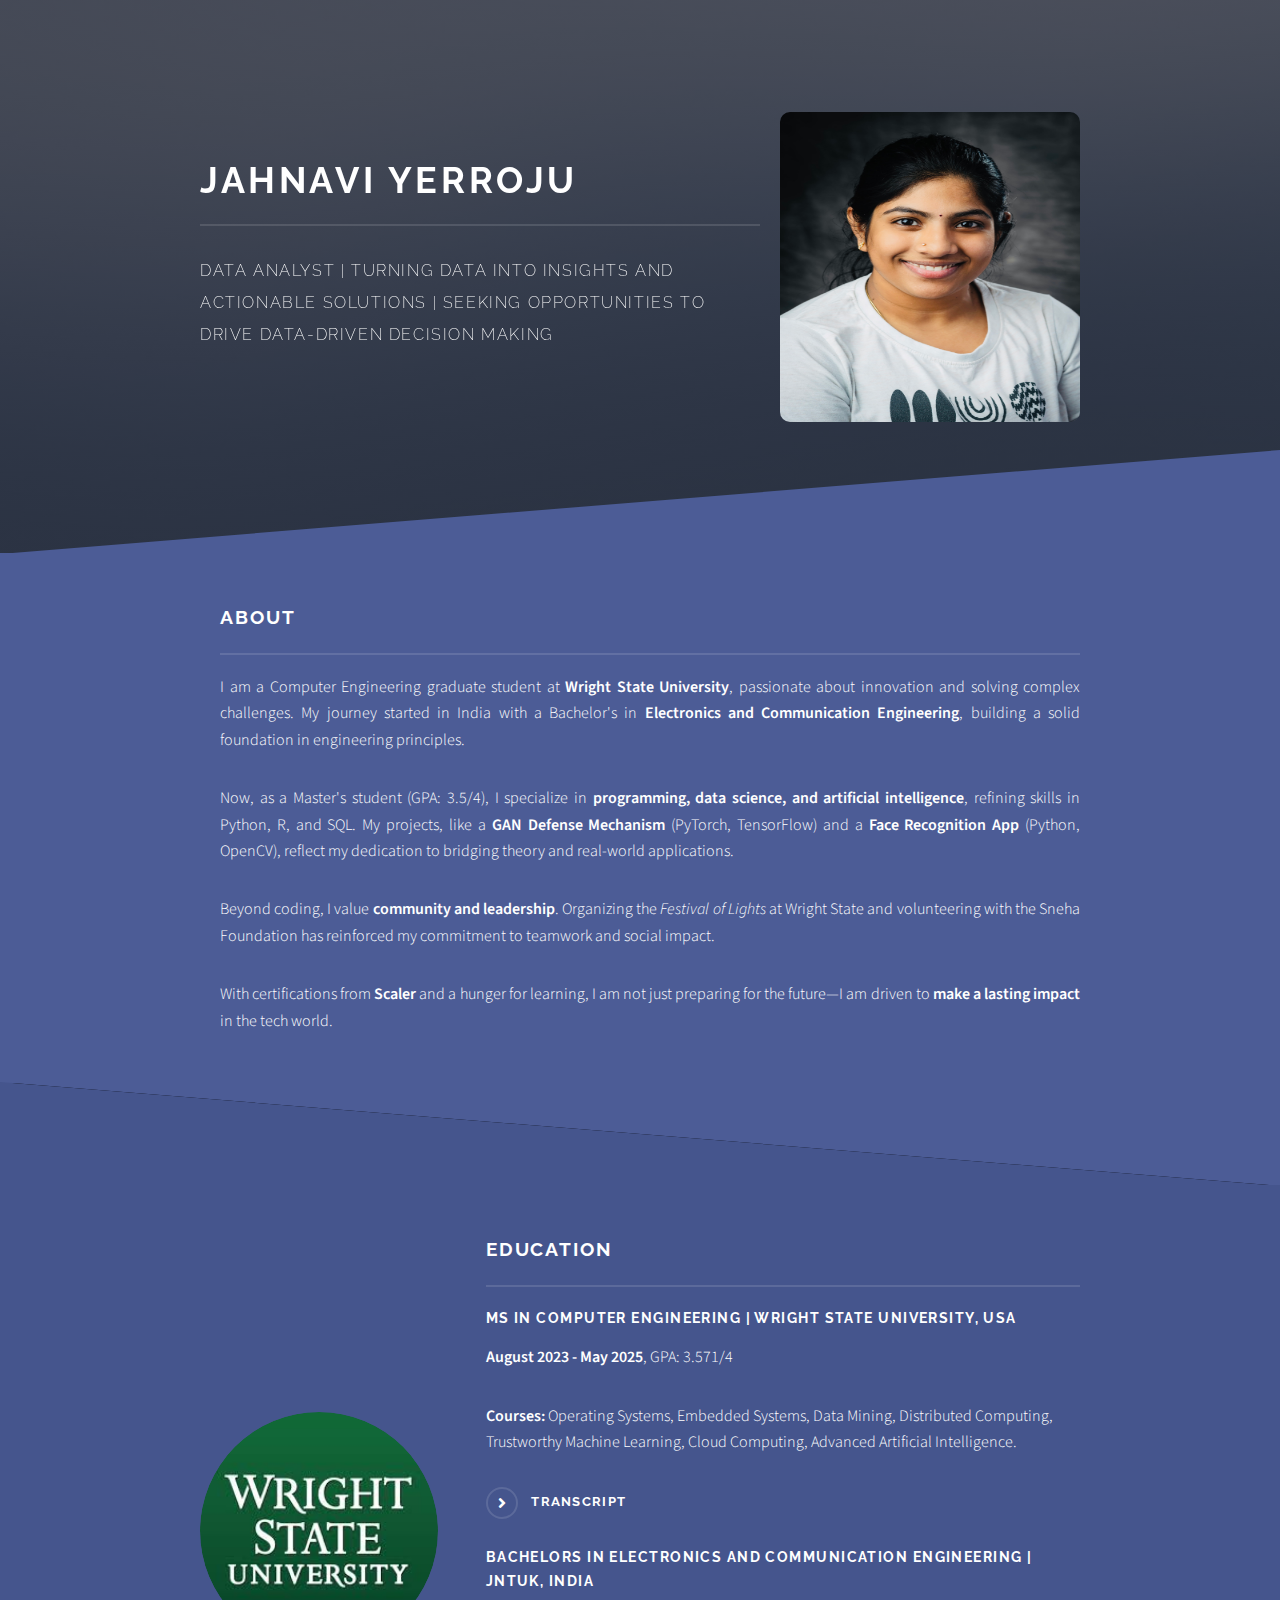
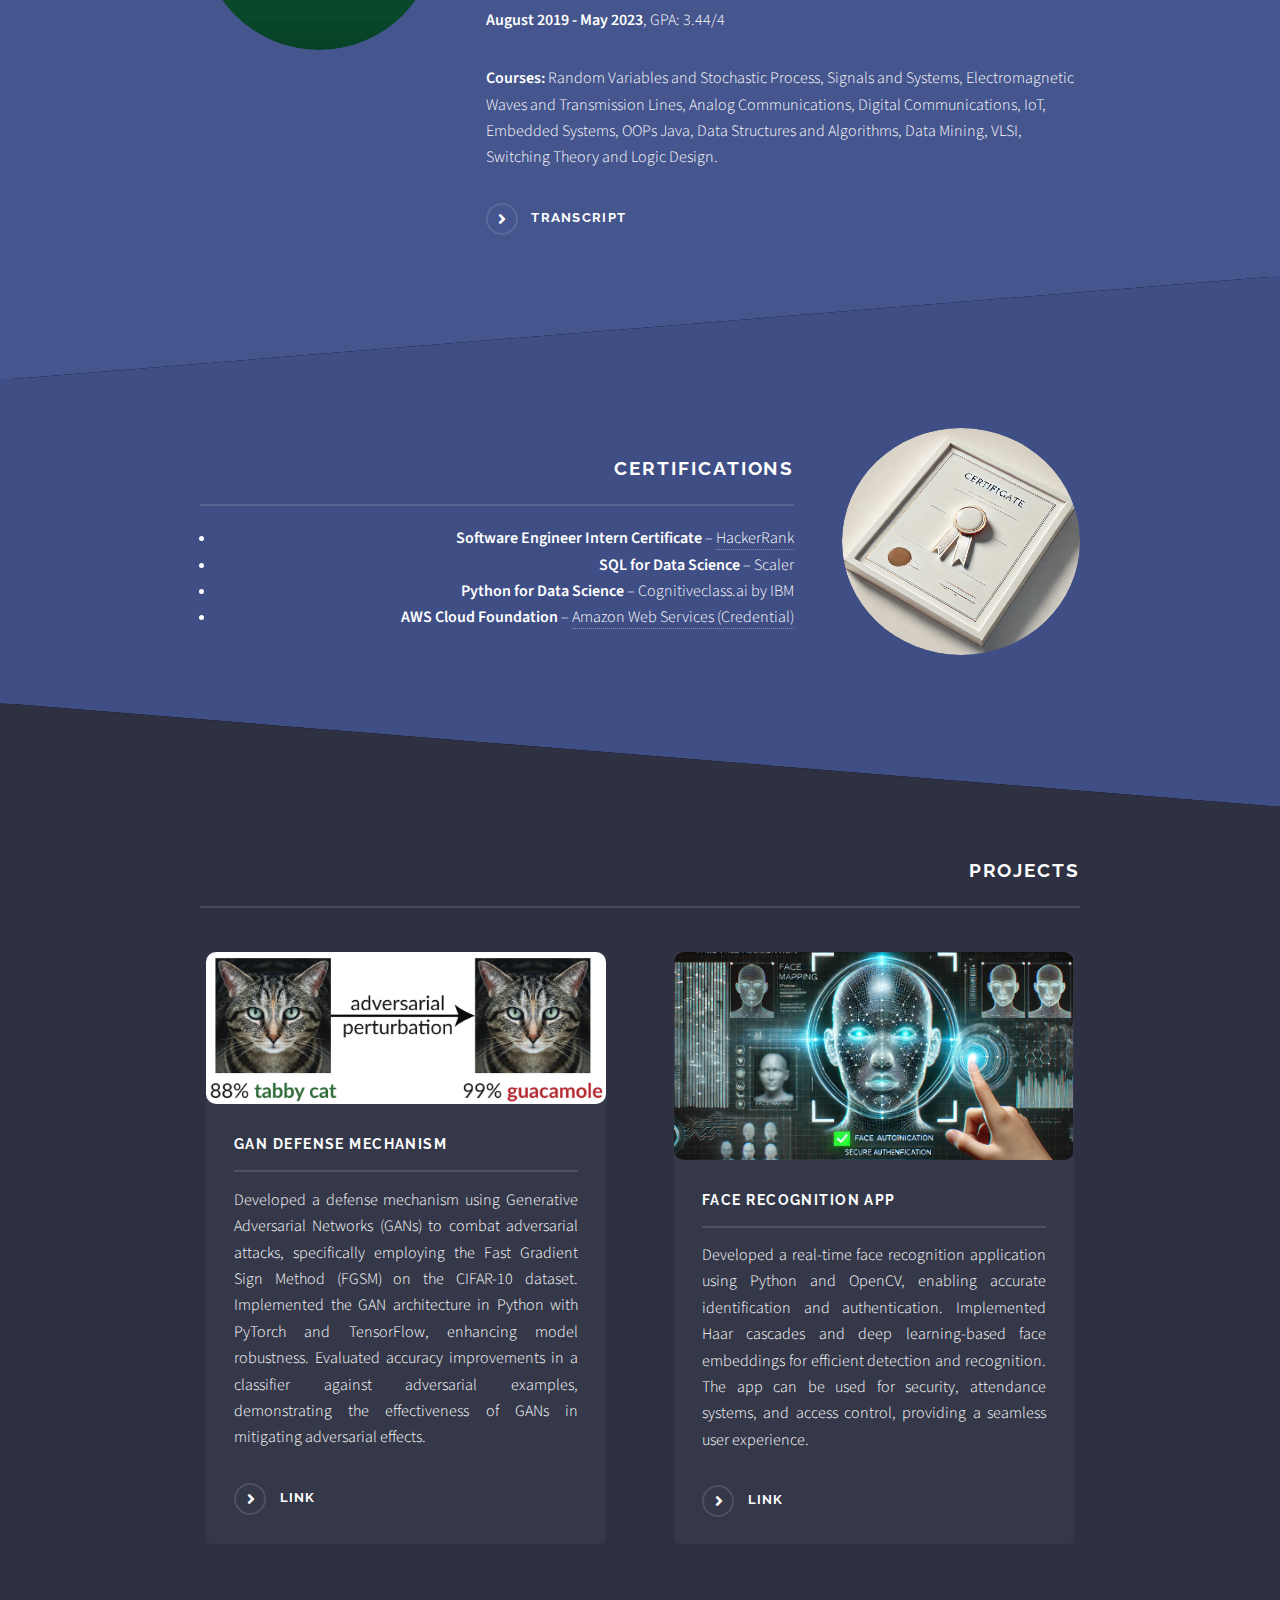
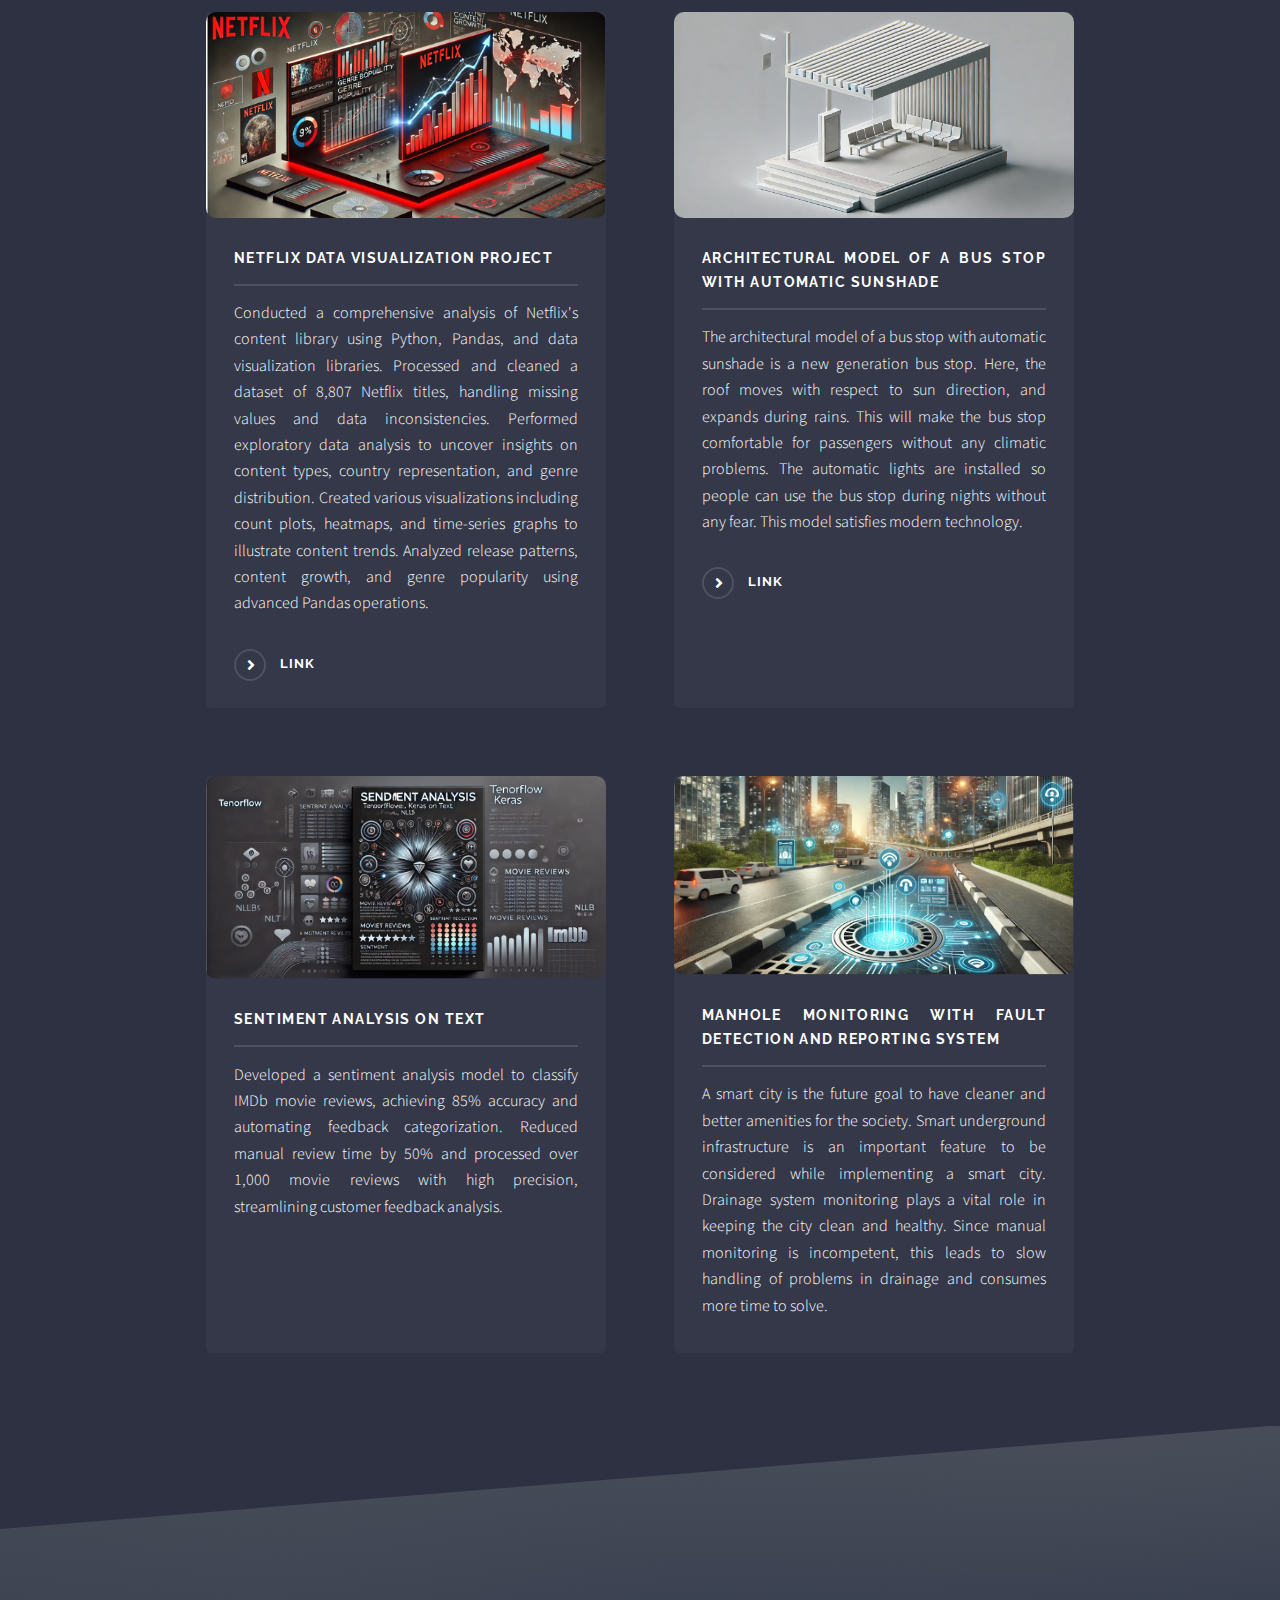
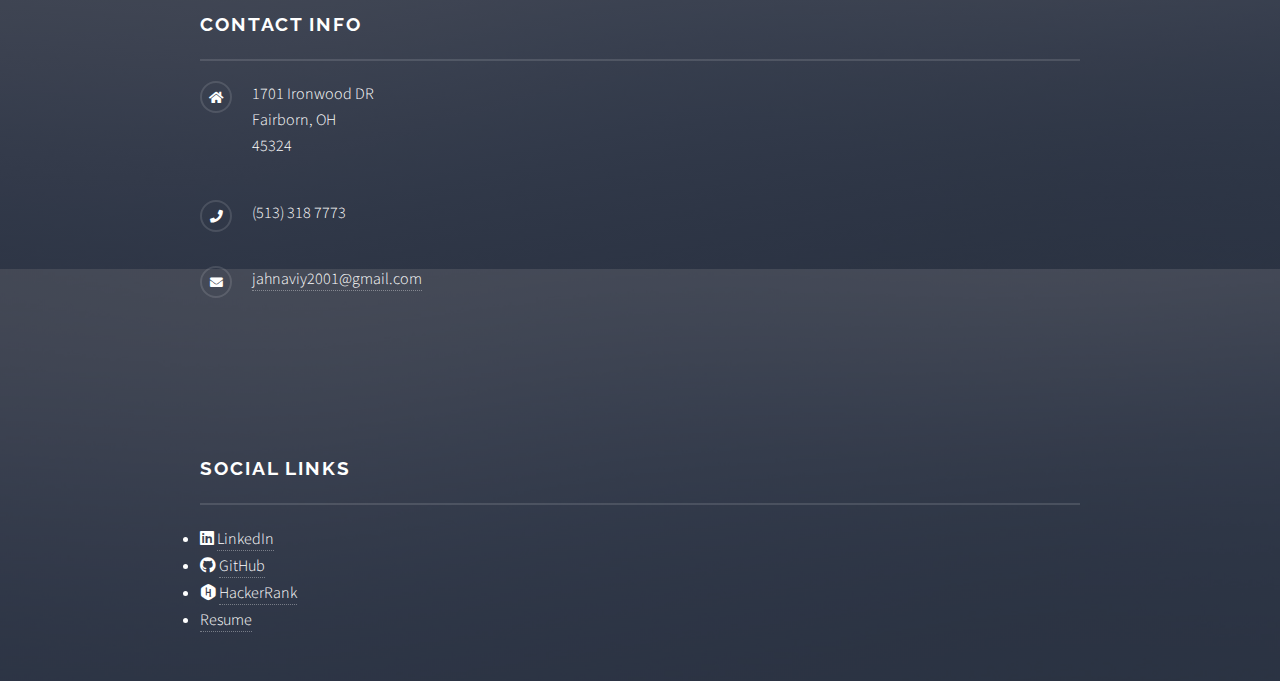
<file: index.html>
<!DOCTYPE HTML>

<html>
	<head>
		<title>Jahnavi Yerroju</title>
		<meta charset="utf-8" />
		<meta name="viewport" content="width=device-width, initial-scale=1, user-scalable=no" />
		<link rel="stylesheet" href="assets/css/main.css" />
		<noscript><link rel="stylesheet" href="assets/css/noscript.css" /></noscript>
	</head>
	<body class="is-preload">

		<!-- Page Wrapper -->
			<div id="page-wrapper">

				<!-- Header 
					<header id="header" class="alt">
						<h1><a href="index.html">Jahnavi Yerroju</a></h1>
						<nav>
							<a href="#menu">Menu</a>
						</nav>
					</header> -->

				<!-- Menu 
					<nav id="menu">
						<div class="inner">
							<h2>Menu</h2>
							<ul class="links">
								<li><a href="index.html">Home</a></li>
								<li><a href="generic.html">Generic</a></li>
								<li><a href="elements.html">Elements</a></li>
								<li><a href="#">Log In</a></li>
								<li><a href="#">Sign Up</a></li>
							</ul>
							<a href="#" class="close">Close</a>
						</div>
					</nav> -->

				<!-- Banner -->
				<section id="banner">
					<div class="inner" style="display: flex; align-items: center; gap: 20px; text-align: left;">
						<div>
							<h2>Jahnavi Yerroju</h2>
							<p>Data Analyst | Turning Data into Insights and Actionable Solutions | Seeking Opportunities to Drive Data-Driven Decision Making</p>
						</div>
						<a href="#" class="image">
							<img src="images/PIC01.jpg" alt="" style="width: 300px; height: 310px; border-radius: 10px;">
						</a>
					</div>
				</section>
				
				

				<!-- Wrapper -->
					<section id="wrapper">

						<!-- One -->
						<section id="one" class="wrapper spotlight style1">
							<div class="inner" style="display: flex; flex-wrap: wrap; align-items: center;">
								<!--<a href="#" class="image" style="flex: 1; max-width: 250px;">
									<img src="images/PIC10.jpg" alt="" style="width: 100%; height: auto; border-radius: 10px;" />
								</a>-->
								<div class="content" style="flex: 2; padding-left: 20px; text-align: justify;">
									<h2 class="major">ABOUT</h2>
									<p>
										I am a Computer Engineering graduate student at <strong>Wright State University</strong>, passionate about innovation and solving complex challenges. My journey started in India with a Bachelor's in <strong>Electronics and Communication Engineering</strong>, building a solid foundation in engineering principles.
									</p>
									<p>
										Now, as a Master's student (GPA: 3.5/4), I specialize in <strong>programming, data science, and artificial intelligence</strong>, refining skills in Python, R, and SQL. My projects, like a <strong>GAN Defense Mechanism</strong> (PyTorch, TensorFlow) and a <strong>Face Recognition App</strong> (Python, OpenCV), reflect my dedication to bridging theory and real-world applications.
									</p>
									<p>
										Beyond coding, I value <strong>community and leadership</strong>. Organizing the <em>Festival of Lights</em> at Wright State and volunteering with the Sneha Foundation has reinforced my commitment to teamwork and social impact.
									</p>
									<p>
										With certifications from <strong>Scaler</strong> and a hunger for learning, I am not just preparing for the future—I am driven to <strong>make a lasting impact</strong> in the tech world.
									</p>
								</div>
							</div>
						</section>
						

						<!-- Two -->
							<section id="two" class="wrapper alt spotlight style2">
								<div class="inner">
									<a href="#" class="image"><img src="images/pic02.jpeg" alt="" /></a>
									<div class="content">
										<h2 class="major">EDUCATION</h2>
									
										<h3>MS in Computer Engineering | Wright State University, USA</h3>
										<p><strong>August 2023 - May 2025</strong>, GPA: 3.571/4</p>

										<p><strong>Courses:</strong> Operating Systems, Embedded Systems, Data Mining, Distributed Computing, 
										   Trustworthy Machine Learning, Cloud Computing, Advanced Artificial Intelligence.</p>
										   <a href="https://drive.google.com/file/d/1_ieimNLCo2ZunSW3_9YZ8SmecHIYc5Sh/view?usp=sharing" class="special" target="_blank">Transcript</a>
									
										<h3>Bachelors in Electronics and Communication Engineering | JNTUK, INDIA</h3>
										<p><strong>August 2019 - May 2023</strong>, GPA: 3.44/4</p>
										<p><strong>Courses:</strong> Random Variables and Stochastic Process, Signals and Systems, Electromagnetic Waves and 
										   Transmission Lines, Analog Communications, Digital Communications, IoT, Embedded Systems, OOPs Java, 
										   Data Structures and Algorithms, Data Mining, VLSI, Switching Theory and Logic Design.</p>
										   <a href="https://drive.google.com/file/d/1KqyEITLtuMmzdHiAX18lKf3Xa3qfgSYT/view?usp=sharing" class="special" target="_blank">Transcript</a>
									
									<!-- 	<a href="#" class="special">Learn more</a> -->
									</div>
									
								</div>
							</section>

						<!-- Three -->
							<section id="three" class="wrapper spotlight style3">
								<div class="inner">
									<a href="#" class="image"><img src="images/pic03.png" alt="" /></a>
									<div class="content">
										<h2 class="major">CERTIFICATIONS</h2>
									
										<ul>
											<li><strong>Software Engineer Intern Certificate</strong> – <a href="https://www.hackerrank.com/certificates/e862a44c756c" target="_blank">HackerRank</a></li>
											<li><strong>SQL for Data Science</strong> – Scaler</li>
											<li><strong>Python for Data Science</strong> – Cognitiveclass.ai by IBM</li>
											<li><strong>AWS Cloud Foundation</strong> – <a href="https://www.credly.com/go/gI4sSlDZ" target="_blank">Amazon Web Services (Credential)</a></li>
										</ul>
									
										<!-- Uncomment the below line if you want a "Learn more" link -->
										<!-- <a href="#" class="special">Learn more</a> -->
									</div>
									
								</div>
							</section>

						<!-- Four -->
						<section id="four" class="wrapper alt style1">
							<div class="inner" style="text-align: right;">
								<h2 class="major">PROJECTS</h2>
								<section class="features" style="display: flex; flex-wrap: wrap; gap: 20px; justify-content: center;">
									<article style="max-width: 400px; text-align: justify;">
										<a href="#" class="image"><img src="images/pic09.jpg" alt="" style="width: 100%; height: auto; border-radius: 10px;" /></a>
										<h3 class="major">GAN Defense Mechanism</h3>
										<p>Developed a defense mechanism using Generative Adversarial Networks (GANs) to combat adversarial attacks, specifically employing the Fast Gradient Sign Method (FGSM) on the CIFAR-10 dataset. Implemented the GAN architecture in Python with PyTorch and TensorFlow, enhancing model robustness. Evaluated accuracy improvements in a classifier against adversarial examples, demonstrating the effectiveness of GANs in mitigating adversarial effects.</p>
										<a href="https://github.com/JahnaviYerroju/GAN" class="special" target="_blank">LINK</a>
									</article>
									<article style="max-width: 400px; text-align: justify;">
										<a href="#" class="image"><img src="images/pic11.png" alt="" style="width: 100%; height: auto; border-radius: 10px;" /></a>
										<h3 class="major">Face Recognition App</h3>
										<p>Developed a real-time face recognition application using Python and OpenCV, enabling accurate identification and authentication. Implemented Haar cascades and deep learning-based face embeddings for efficient detection and recognition. The app can be used for security, attendance systems, and access control, providing a seamless user experience.</p>
										<a href="https://github.com/JahnaviYerroju/FaceApp" class="special" target="_blank">LINK</a>
									</article>
									
									<article style="max-width: 400px; text-align: justify;">
										    <a href="#" class="image">
										        <img src="images/pic12.png" alt="" style="width: 100%; height: auto; border-radius: 10px;" />
										    </a>
										    <h3 class="major">Netflix Data Visualization Project</h3>
										    <p>
										        Conducted a comprehensive analysis of Netflix's content library using Python, Pandas, and data visualization libraries. 
										        Processed and cleaned a dataset of 8,807 Netflix titles, handling missing values and data inconsistencies. 
										        Performed exploratory data analysis to uncover insights on content types, country representation, and genre distribution. 
										        Created various visualizations including count plots, heatmaps, and time-series graphs to illustrate content trends. 
										        Analyzed release patterns, content growth, and genre popularity using advanced Pandas operations.
										    </p>
										    <a href="https://github.com/JahnaviYerroju/Netflix" class="special" target="_blank">LINK</a>
										</article>
									

									<article style="max-width: 400px; text-align: justify;">
										<a href="#" class="image"><img src="images/pic05.png" alt="" style="width: 100%; height: auto; border-radius: 10px;" /></a>
										<h3 class="major">ARCHITECTURAL MODEL OF A BUS STOP WITH AUTOMATIC SUNSHADE</h3>
										<p>The architectural model of a bus stop with automatic sunshade is a new generation bus stop. Here, the roof moves with respect to sun direction, and expands during rains. This will make the bus stop comfortable for passengers without any climatic problems. The automatic lights are installed so people can use the bus stop during nights without any fear. This model satisfies modern technology.</p>
										<a href="https://github.com/JahnaviYerroju/ARCHITECTURAL-MODEL-OF-BUS-STOP" class="special" target="_blank">LINK</a>
									</article>
									<article style="max-width: 400px; text-align: justify;">
										<a href="#" class="image"><img src="images/pic06.png" alt="" style="width: 100%; height: auto; border-radius: 10px;" /></a>
										<h3 class="major">Sentiment Analysis on Text</h3>
										<p>Developed a sentiment analysis model to classify IMDb movie reviews, achieving 85% accuracy and automating feedback categorization. Reduced manual review time by 50% and processed over 1,000 movie reviews with high precision, streamlining customer feedback analysis.</p>
									</article>
									<article style="max-width: 400px; text-align: justify;">
										<a href="#" class="image"><img src="images/pic07.png" alt="" style="width: 100%; height: auto; border-radius: 10px;" /></a>
										<h3 class="major">MANHOLE MONITORING WITH FAULT DETECTION AND REPORTING SYSTEM</h3>
										<p>A smart city is the future goal to have cleaner and better amenities for the society. Smart underground infrastructure is an important feature to be considered while implementing a smart city. Drainage system monitoring plays a vital role in keeping the city clean and healthy. Since manual monitoring is incompetent, this leads to slow handling of problems in drainage and consumes more time to solve.</p>
									</article>
								</section>
								<!--<ul class="actions">
									<li><a href="#" class="button">Browse All</a></li>
								</ul>-->
							</div>
						</section>
						

					</section>
					

				<!-- Footer -->
					<section id="footer">
						<div class="inner">
							<h2 class="major">CONTACT INFO</h2>
						
							<ul class="contact">
								<li class="icon solid fa-home">
									1701 Ironwood DR<br />
									Fairborn, OH<br />
									45324
								</li>
								<li class="icon solid fa-phone">(513) 318 7773</li>
								<li class="icon solid fa-envelope"><a href="#">jahnaviy2001@gmail.com</a></li>
								
							</ul>
							
						</div>
					</section>
					<section id = "footer">
						<div class="inner">
							<h2 class="major">Social Links</h2>
							<li class="icon brands fa-linkedin">
								<a href="https://www.linkedin.com/in/jahnavipushpalatha2001yerroju/" target="_blank">LinkedIn</a>
							</li>
							<li class="icon brands fa-github">
								<a href="https://github.com/JahnaviYerroju" target="_blank">GitHub</a>
							</li>
							<li class="icon brands fa-hackerrank">
								<a href="https://www.hackerrank.com/jahnaviy2001" target="_blank">HackerRank</a>
							</li>
							<li class="icon brands fa-resume">
								<a href="https://docs.google.com/document/d/1uG1VdmNsS9dTWtIj8nAGnII6VTYxvAJv/edit?usp=sharing&ouid=106352138571104105275&rtpof=true&sd=true" target="_blank">Resume</a>
							</li>
								
						</div> 


					</section>
					

			</div>

		<!-- Scripts -->
			<script src="assets/js/jquery.min.js"></script>
			<script src="assets/js/jquery.scrollex.min.js"></script>
			<script src="assets/js/browser.min.js"></script>
			<script src="assets/js/breakpoints.min.js"></script>
			<script src="assets/js/util.js"></script>
			<script src="assets/js/main.js"></script>

	</body>
</html>
</file>
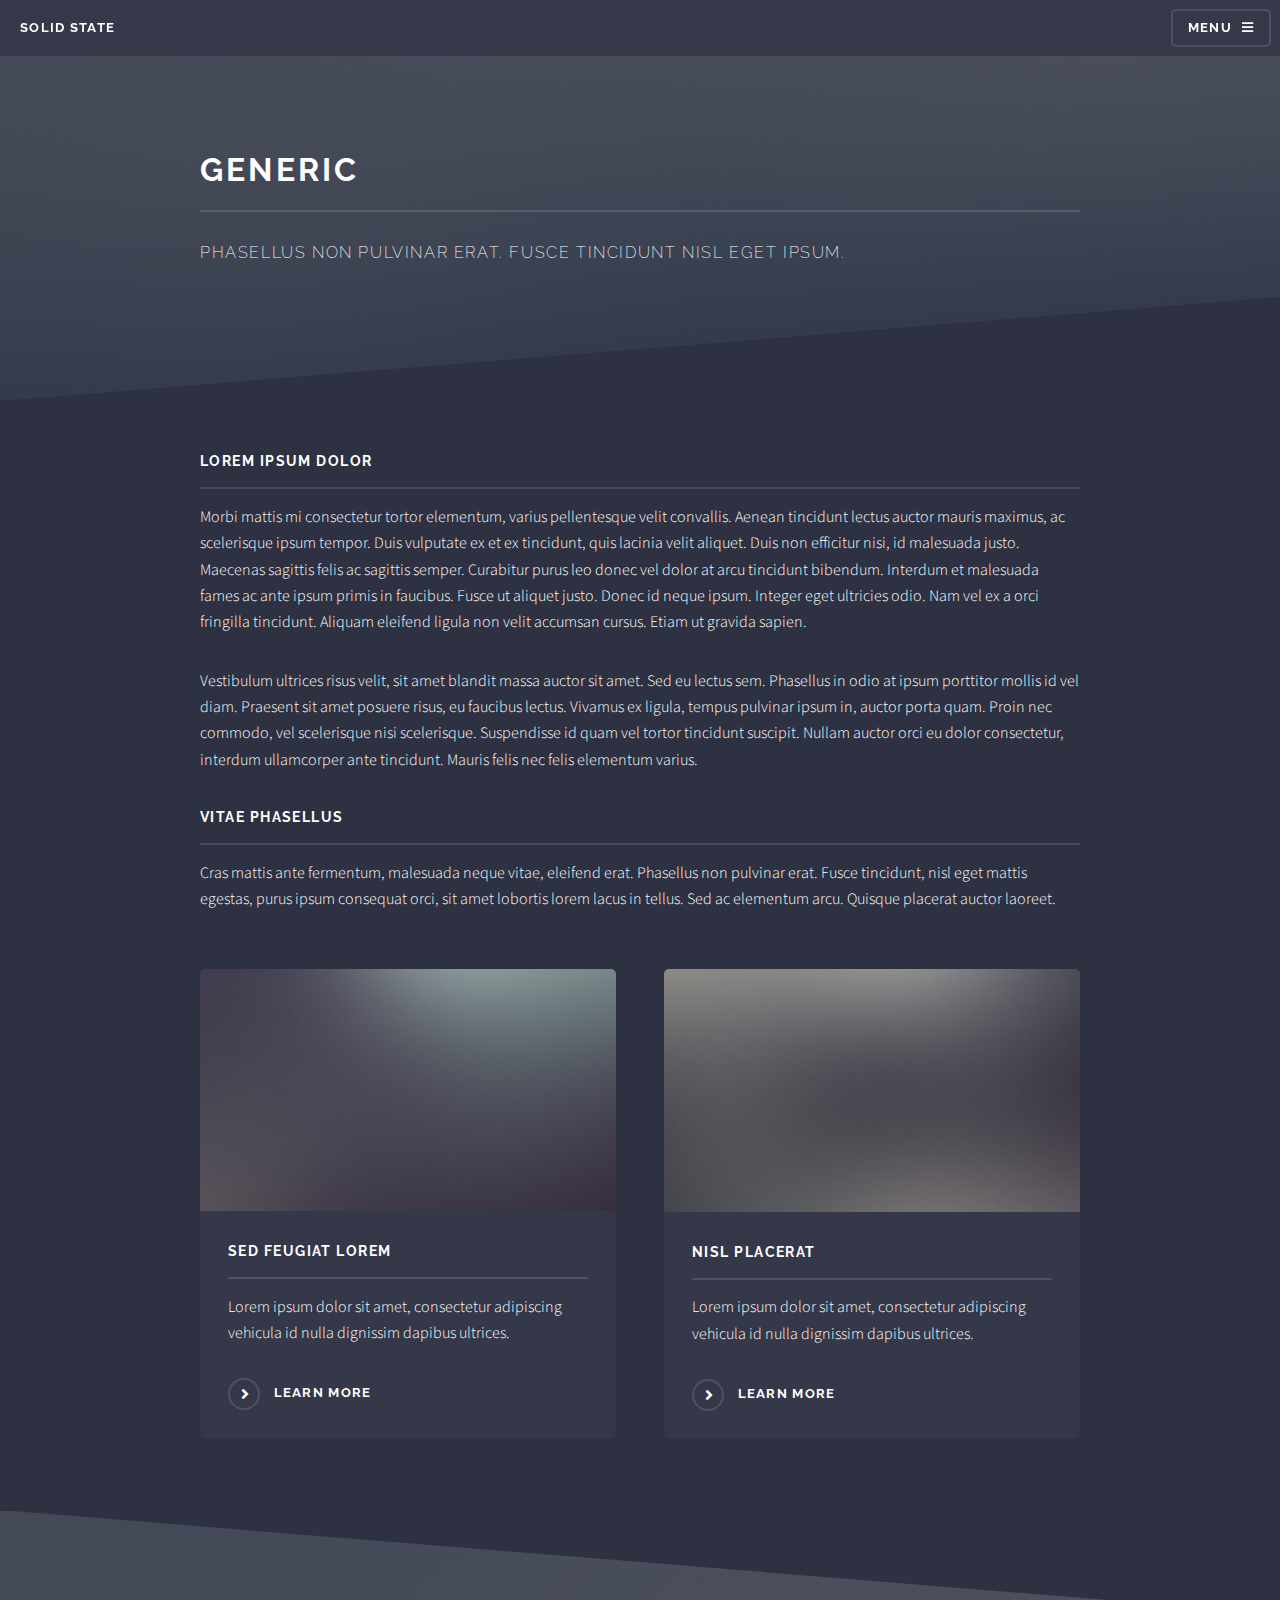
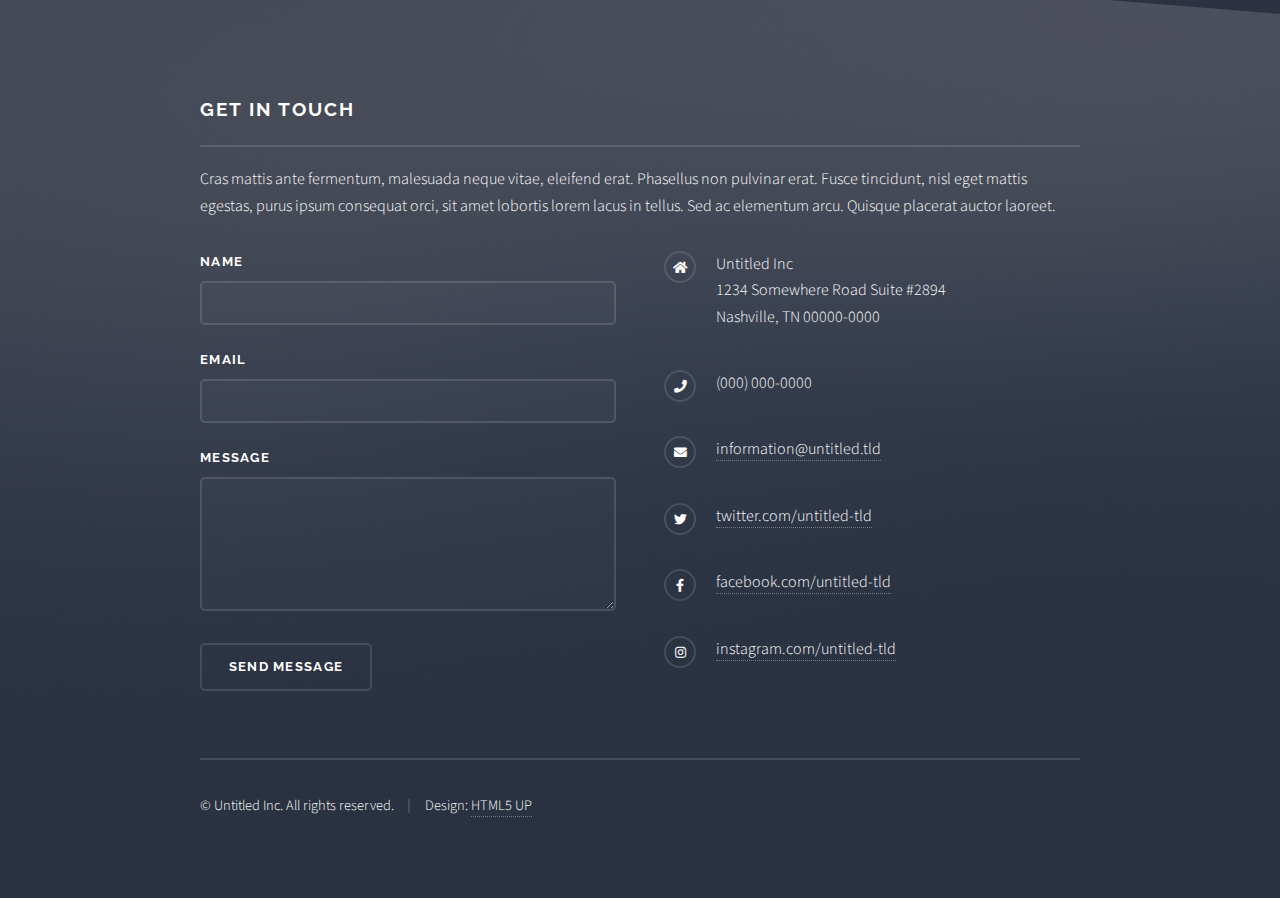
<file: generic.html>
<!DOCTYPE HTML>
<!--
	Solid State by HTML5 UP
	html5up.net | @ajlkn
	Free for personal and commercial use under the CCA 3.0 license (html5up.net/license)
-->
<html>
	<head>
		<title>Generic - Solid State by HTML5 UP</title>
		<meta charset="utf-8" />
		<meta name="viewport" content="width=device-width, initial-scale=1, user-scalable=no" />
		<link rel="stylesheet" href="assets/css/main.css" />
		<noscript><link rel="stylesheet" href="assets/css/noscript.css" /></noscript>
	</head>
	<body class="is-preload">

		<!-- Page Wrapper -->
			<div id="page-wrapper">

				<!-- Header -->
					<header id="header">
						<h1><a href="index.html">Solid State</a></h1>
						<nav>
							<a href="#menu">Menu</a>
						</nav>
					</header>

				<!-- Menu -->
					<nav id="menu">
						<div class="inner">
							<h2>Menu</h2>
							<ul class="links">
								<li><a href="index.html">Home</a></li>
								<li><a href="generic.html">Generic</a></li>
								<li><a href="elements.html">Elements</a></li>
								<li><a href="#">Log In</a></li>
								<li><a href="#">Sign Up</a></li>
							</ul>
							<a href="#" class="close">Close</a>
						</div>
					</nav>

				<!-- Wrapper -->
					<section id="wrapper">
						<header>
							<div class="inner">
								<h2>Generic</h2>
								<p>Phasellus non pulvinar erat. Fusce tincidunt nisl eget ipsum.</p>
							</div>
						</header>

						<!-- Content -->
							<div class="wrapper">
								<div class="inner">

									<h3 class="major">Lorem ipsum dolor</h3>
									<p>Morbi mattis mi consectetur tortor elementum, varius pellentesque velit convallis. Aenean tincidunt lectus auctor mauris maximus, ac scelerisque ipsum tempor. Duis vulputate ex et ex tincidunt, quis lacinia velit aliquet. Duis non efficitur nisi, id malesuada justo. Maecenas sagittis felis ac sagittis semper. Curabitur purus leo donec vel dolor at arcu tincidunt bibendum. Interdum et malesuada fames ac ante ipsum primis in faucibus. Fusce ut aliquet justo. Donec id neque ipsum. Integer eget ultricies odio. Nam vel ex a orci fringilla tincidunt. Aliquam eleifend ligula non velit accumsan cursus. Etiam ut gravida sapien.</p>

									<p>Vestibulum ultrices risus velit, sit amet blandit massa auctor sit amet. Sed eu lectus sem. Phasellus in odio at ipsum porttitor mollis id vel diam. Praesent sit amet posuere risus, eu faucibus lectus. Vivamus ex ligula, tempus pulvinar ipsum in, auctor porta quam. Proin nec commodo, vel scelerisque nisi scelerisque. Suspendisse id quam vel tortor tincidunt suscipit. Nullam auctor orci eu dolor consectetur, interdum ullamcorper ante tincidunt. Mauris felis nec felis elementum varius.</p>

									<h3 class="major">Vitae phasellus</h3>
									<p>Cras mattis ante fermentum, malesuada neque vitae, eleifend erat. Phasellus non pulvinar erat. Fusce tincidunt, nisl eget mattis egestas, purus ipsum consequat orci, sit amet lobortis lorem lacus in tellus. Sed ac elementum arcu. Quisque placerat auctor laoreet.</p>

									<section class="features">
										<article>
											<a href="#" class="image"><img src="images/pic04.jpg" alt="" /></a>
											<h3 class="major">Sed feugiat lorem</h3>
											<p>Lorem ipsum dolor sit amet, consectetur adipiscing vehicula id nulla dignissim dapibus ultrices.</p>
											<a href="#" class="special">Learn more</a>
										</article>
										<article>
											<a href="#" class="image"><img src="images/pic05.jpg" alt="" /></a>
											<h3 class="major">Nisl placerat</h3>
											<p>Lorem ipsum dolor sit amet, consectetur adipiscing vehicula id nulla dignissim dapibus ultrices.</p>
											<a href="#" class="special">Learn more</a>
										</article>
									</section>

								</div>
							</div>

					</section>

				<!-- Footer -->
					<section id="footer">
						<div class="inner">
							<h2 class="major">Get in touch</h2>
							<p>Cras mattis ante fermentum, malesuada neque vitae, eleifend erat. Phasellus non pulvinar erat. Fusce tincidunt, nisl eget mattis egestas, purus ipsum consequat orci, sit amet lobortis lorem lacus in tellus. Sed ac elementum arcu. Quisque placerat auctor laoreet.</p>
							<form method="post" action="#">
								<div class="fields">
									<div class="field">
										<label for="name">Name</label>
										<input type="text" name="name" id="name" />
									</div>
									<div class="field">
										<label for="email">Email</label>
										<input type="email" name="email" id="email" />
									</div>
									<div class="field">
										<label for="message">Message</label>
										<textarea name="message" id="message" rows="4"></textarea>
									</div>
								</div>
								<ul class="actions">
									<li><input type="submit" value="Send Message" /></li>
								</ul>
							</form>
							<ul class="contact">
								<li class="icon solid fa-home">
									Untitled Inc<br />
									1234 Somewhere Road Suite #2894<br />
									Nashville, TN 00000-0000
								</li>
								<li class="icon solid fa-phone">(000) 000-0000</li>
								<li class="icon solid fa-envelope"><a href="#">information@untitled.tld</a></li>
								<li class="icon brands fa-twitter"><a href="#">twitter.com/untitled-tld</a></li>
								<li class="icon brands fa-facebook-f"><a href="#">facebook.com/untitled-tld</a></li>
								<li class="icon brands fa-instagram"><a href="#">instagram.com/untitled-tld</a></li>
							</ul>
							<ul class="copyright">
								<li>&copy; Untitled Inc. All rights reserved.</li><li>Design: <a href="http://html5up.net">HTML5 UP</a></li>
							</ul>
						</div>
					</section>

			</div>

		<!-- Scripts -->
			<script src="assets/js/jquery.min.js"></script>
			<script src="assets/js/jquery.scrollex.min.js"></script>
			<script src="assets/js/browser.min.js"></script>
			<script src="assets/js/breakpoints.min.js"></script>
			<script src="assets/js/util.js"></script>
			<script src="assets/js/main.js"></script>

	</body>
</html>
</file>
<file: assets/css/noscript.css>
/*
	Solid State by HTML5 UP
	html5up.net | @ajlkn
	Free for personal and commercial use under the CCA 3.0 license (html5up.net/license)
*/

/* Banner */

	body.is-preload #banner .logo {
		-moz-transform: none;
		-webkit-transform: none;
		-ms-transform: none;
		transform: none;
		opacity: 1;
	}

	body.is-preload #banner h2 {
		opacity: 1;
		-moz-transform: none;
		-webkit-transform: none;
		-ms-transform: none;
		transform: none;
		-moz-filter: none;
		-webkit-filter: none;
		-ms-filter: none;
		filter: none;
	}

	body.is-preload #banner p {
		opacity: 01;
		-moz-transform: none;
		-webkit-transform: none;
		-ms-transform: none;
		transform: none;
		-moz-filter: none;
		-webkit-filter: none;
		-ms-filter: none;
		filter: none;
	}
</file>
<file: assets/css/main.css>
@import url(fontawesome-all.min.css);
@import url("https://fonts.googleapis.com/css?family=Raleway:200,700|Source+Sans+Pro:300,600,300italic,600italic");



html, body, div, span, applet, object,
iframe, h1, h2, h3, h4, h5, h6, p, blockquote,
pre, a, abbr, acronym, address, big, cite,
code, del, dfn, em, img, ins, kbd, q, s, samp,
small, strike, strong, sub, sup, tt, var, b,
u, i, center, dl, dt, dd, ol, ul, li, fieldset,
form, label, legend, table, caption, tbody,
tfoot, thead, tr, th, td, article, aside,
canvas, details, embed, figure, figcaption,
footer, header, hgroup, menu, nav, output, ruby,
section, summary, time, mark, audio, video {
	margin: 0;
	padding: 0;
	border: 0;
	font-size: 100%;
	font: inherit;
	vertical-align: baseline;}

article, aside, details, figcaption, figure,
footer, header, hgroup, menu, nav, section {
	display: block;}

body {
	line-height: 1;
}

ol, ul {
	list-style: none;
}

blockquote, q {
	quotes: none;
}

	blockquote:before, blockquote:after, q:before, q:after {
		content: '';
		content: none;
	}

table {
	border-collapse: collapse;
	border-spacing: 0;
}

body {
	-webkit-text-size-adjust: none;
}

mark {
	background-color: transparent;
	color: inherit;
}

input::-moz-focus-inner {
	border: 0;
	padding: 0;
}

input, select, textarea {
	-moz-appearance: none;
	-webkit-appearance: none;
	-ms-appearance: none;
	appearance: none;
}

/* Basic */

	@-ms-viewport {
		width: device-width;
	}

	body {
		-ms-overflow-style: scrollbar;
	}

	@media screen and (max-width: 480px) {

		html, body {
			min-width: 320px;
		}

	}

	html {
		box-sizing: border-box;
	}

	*, *:before, *:after {
		box-sizing: inherit;
	}

	body {
		background-color: #000000;
		background-image: linear-gradient(to top, rgba(46, 49, 65, 0.8), rgba(46, 49, 65, 0.8)), url("../../images/bg.jpg");
		background-size: auto,
 cover;
		background-attachment: fixed,
 fixed;
		background-position: center,
 center;
	}

		body.is-preload *, body.is-preload *:before, body.is-preload *:after {
			-moz-animation: none !important;
			-webkit-animation: none !important;
			-ms-animation: none !important;
			animation: none !important;
			-moz-transition: none !important;
			-webkit-transition: none !important;
			-ms-transition: none !important;
			transition: none !important;
		}

/* Type */

	body, input, select, textarea {
		color: #ffffff;
		font-family: "Source Sans Pro", Helvetica, sans-serif;
		font-size: 16.5pt;
		font-weight: 300;
		line-height: 1.65;
	}

		@media screen and (max-width: 1680px) {

			body, input, select, textarea {
				font-size: 13pt;
			}

		}

		@media screen and (max-width: 1280px) {

			body, input, select, textarea {
				font-size: 12pt;
			}

		}

		@media screen and (max-width: 980px) {

			body, input, select, textarea {
				font-size: 12pt;
			}

		}

		@media screen and (max-width: 736px) {

			body, input, select, textarea {
				font-size: 12pt;
			}

		}

		@media screen and (max-width: 480px) {

			body, input, select, textarea {
				font-size: 12pt;
			}

		}

	a {
		-moz-transition: color 0.2s ease-in-out, border-bottom-color 0.2s ease-in-out;
		-webkit-transition: color 0.2s ease-in-out, border-bottom-color 0.2s ease-in-out;
		-ms-transition: color 0.2s ease-in-out, border-bottom-color 0.2s ease-in-out;
		transition: color 0.2s ease-in-out, border-bottom-color 0.2s ease-in-out;
		border-bottom: dotted 1px rgba(255, 255, 255, 0.35);
		color: #ffffff;
		text-decoration: none;
	}

		a:hover {
			border-bottom-color: transparent;
			color: #ffffff !important;
		}

		a.special:not(.button) {
			text-decoration: none;
			border-bottom: 0;
			display: block;
			font-family: Raleway, Helvetica, sans-serif;
			font-size: 0.8em;
			font-weight: 700;
			letter-spacing: 0.1em;
			margin: 0 0 2em 0;
			text-transform: uppercase;
		}

			a.special:not(.button):before {
				-moz-osx-font-smoothing: grayscale;
				-webkit-font-smoothing: antialiased;
				display: inline-block;
				font-style: normal;
				font-variant: normal;
				text-rendering: auto;
				line-height: 1;
				text-transform: none !important;
				font-family: 'Font Awesome 5 Free';
				font-weight: 900;
			}

			a.special:not(.button):before {
				-moz-transition: background-color 0.2s ease-in-out;
				-webkit-transition: background-color 0.2s ease-in-out;
				-ms-transition: background-color 0.2s ease-in-out;
				transition: background-color 0.2s ease-in-out;
				border-radius: 100%;
				border: solid 2px rgba(255, 255, 255, 0.125);
				content: '\f105';
				display: inline-block;
				font-size: 1.25em;
				height: 2em;
				line-height: 1.75em;
				margin-right: 0.85em;
				text-align: center;
				text-indent: 0.15em;
				vertical-align: middle;
				width: 2em;
			}

			a.special:not(.button):hover:before {
				background-color: rgba(255, 255, 255, 0.025);
			}

			a.special:not(.button):active:before {
				background-color: rgba(255, 255, 255, 0.075);
			}

	strong, b {
		color: #ffffff;
		font-weight: 600;
	}

	em, i {
		font-style: italic;
	}

	p {
		margin: 0 0 2em 0;
	}

	h1, h2, h3, h4, h5, h6 {
		color: #ffffff;
		font-family: Raleway, Helvetica, sans-serif;
		font-weight: 700;
		letter-spacing: 0.1em;
		margin: 0 0 1em 0;
		text-transform: uppercase;
	}

		h1 a, h2 a, h3 a, h4 a, h5 a, h6 a {
			color: inherit;
			text-decoration: none;
			border-bottom: 0;
		}

		h1 span, h2 span, h3 span, h4 span, h5 span, h6 span {
			font-weight: 200;
		}

		h1.major, h2.major, h3.major, h4.major, h5.major, h6.major {
			padding-bottom: 1em;
			border-bottom: solid 2px rgba(255, 255, 255, 0.125);
		}

	h2 {
		font-size: 1.2em;
	}

	h3 {
		font-size: 0.9em;
	}

	h4 {
		font-size: 0.7em;
	}

	h5 {
		font-size: 0.7em;
	}

	h6 {
		font-size: 0.7em;
	}

	@media screen and (max-width: 736px) {

		h2 {
			font-size: 1em;
		}

		h3 {
			font-size: 0.8em;
		}

	}

	sub {
		font-size: 0.8em;
		position: relative;
		top: 0.5em;
	}

	sup {
		font-size: 0.8em;
		position: relative;
		top: -0.5em;
	}

	blockquote {
		border-left: solid 4px rgba(255, 255, 255, 0.125);
		font-style: italic;
		margin: 0 0 2em 0;
		padding: 0.5em 0 0.5em 2em;
	}

	code {
		background: rgba(255, 255, 255, 0.025);
		border-radius: 5px;
		border: solid 2px rgba(255, 255, 255, 0.125);
		font-family: "Courier New", monospace;
		font-size: 0.9em;
		margin: 0 0.25em;
		padding: 0.25em 0.65em;
	}

	pre {
		-webkit-overflow-scrolling: touch;
		font-family: "Courier New", monospace;
		font-size: 0.9em;
		margin: 0 0 2em 0;
	}

		pre code {
			display: block;
			line-height: 1.75em;
			padding: 1em 1.5em;
			overflow-x: auto;
		}

	hr {
		border: 0;
		border-bottom: solid 2px rgba(255, 255, 255, 0.125);
		margin: 2.5em 0;
	}

		hr.major {
			margin: 4em 0;
		}

	.align-left {
		text-align: left;
	}

	.align-center {
		text-align: center;
	}

	.align-right {
		text-align: right;
	}

/* Row */

	.row {
		display: flex;
		flex-wrap: wrap;
		box-sizing: border-box;
		align-items: stretch;
	}

		.row > * {
			box-sizing: border-box;
		}

		.row.gtr-uniform > * > :last-child {
			margin-bottom: 0;
		}

		.row.aln-left {
			justify-content: flex-start;
		}

		.row.aln-center {
			justify-content: center;
		}

		.row.aln-right {
			justify-content: flex-end;
		}

		.row.aln-top {
			align-items: flex-start;
		}

		.row.aln-middle {
			align-items: center;
		}

		.row.aln-bottom {
			align-items: flex-end;
		}

		.row > .imp {
			order: -1;
		}

		.row > .col-1 {
			width: 8.33333%;
		}

		.row > .off-1 {
			margin-left: 8.33333%;
		}

		.row > .col-2 {
			width: 16.66667%;
		}

		.row > .off-2 {
			margin-left: 16.66667%;
		}

		.row > .col-3 {
			width: 25%;
		}

		.row > .off-3 {
			margin-left: 25%;
		}

		.row > .col-4 {
			width: 33.33333%;
		}

		.row > .off-4 {
			margin-left: 33.33333%;
		}

		.row > .col-5 {
			width: 41.66667%;
		}

		.row > .off-5 {
			margin-left: 41.66667%;
		}

		.row > .col-6 {
			width: 50%;
		}

		.row > .off-6 {
			margin-left: 50%;
		}

		.row > .col-7 {
			width: 58.33333%;
		}

		.row > .off-7 {
			margin-left: 58.33333%;
		}

		.row > .col-8 {
			width: 66.66667%;
		}

		.row > .off-8 {
			margin-left: 66.66667%;
		}

		.row > .col-9 {
			width: 75%;
		}

		.row > .off-9 {
			margin-left: 75%;
		}

		.row > .col-10 {
			width: 83.33333%;
		}

		.row > .off-10 {
			margin-left: 83.33333%;
		}

		.row > .col-11 {
			width: 91.66667%;
		}

		.row > .off-11 {
			margin-left: 91.66667%;
		}

		.row > .col-12 {
			width: 100%;
		}

		.row > .off-12 {
			margin-left: 100%;
		}

		.row.gtr-0 {
			margin-top: 0;
			margin-left: 0em;
		}

			.row.gtr-0 > * {
				padding: 0 0 0 0em;
			}

			.row.gtr-0.gtr-uniform {
				margin-top: 0em;
			}

				.row.gtr-0.gtr-uniform > * {
					padding-top: 0em;
				}

		.row.gtr-25 {
			margin-top: 0;
			margin-left: -0.4375em;
		}

			.row.gtr-25 > * {
				padding: 0 0 0 0.4375em;
			}

			.row.gtr-25.gtr-uniform {
				margin-top: -0.4375em;
			}

				.row.gtr-25.gtr-uniform > * {
					padding-top: 0.4375em;
				}

		.row.gtr-50 {
			margin-top: 0;
			margin-left: -0.875em;
		}

			.row.gtr-50 > * {
				padding: 0 0 0 0.875em;
			}

			.row.gtr-50.gtr-uniform {
				margin-top: -0.875em;
			}

				.row.gtr-50.gtr-uniform > * {
					padding-top: 0.875em;
				}

		.row {
			margin-top: 0;
			margin-left: -1.75em;
		}

			.row > * {
				padding: 0 0 0 1.75em;
			}

			.row.gtr-uniform {
				margin-top: -1.75em;
			}

				.row.gtr-uniform > * {
					padding-top: 1.75em;
				}

		.row.gtr-150 {
			margin-top: 0;
			margin-left: -2.625em;
		}

			.row.gtr-150 > * {
				padding: 0 0 0 2.625em;
			}

			.row.gtr-150.gtr-uniform {
				margin-top: -2.625em;
			}

				.row.gtr-150.gtr-uniform > * {
					padding-top: 2.625em;
				}

		.row.gtr-200 {
			margin-top: 0;
			margin-left: -3.5em;
		}

			.row.gtr-200 > * {
				padding: 0 0 0 3.5em;
			}

			.row.gtr-200.gtr-uniform {
				margin-top: -3.5em;
			}

				.row.gtr-200.gtr-uniform > * {
					padding-top: 3.5em;
				}

		@media screen and (max-width: 1680px) {

			.row {
				display: flex;
				flex-wrap: wrap;
				box-sizing: border-box;
				align-items: stretch;
			}

				.row > * {
					box-sizing: border-box;
				}

				.row.gtr-uniform > * > :last-child {
					margin-bottom: 0;
				}

				.row.aln-left {
					justify-content: flex-start;
				}

				.row.aln-center {
					justify-content: center;
				}

				.row.aln-right {
					justify-content: flex-end;
				}

				.row.aln-top {
					align-items: flex-start;
				}

				.row.aln-middle {
					align-items: center;
				}

				.row.aln-bottom {
					align-items: flex-end;
				}

				.row > .imp-xlarge {
					order: -1;
				}

				.row > .col-1-xlarge {
					width: 8.33333%;
				}

				.row > .off-1-xlarge {
					margin-left: 8.33333%;
				}

				.row > .col-2-xlarge {
					width: 16.66667%;
				}

				.row > .off-2-xlarge {
					margin-left: 16.66667%;
				}

				.row > .col-3-xlarge {
					width: 25%;
				}

				.row > .off-3-xlarge {
					margin-left: 25%;
				}

				.row > .col-4-xlarge {
					width: 33.33333%;
				}

				.row > .off-4-xlarge {
					margin-left: 33.33333%;
				}

				.row > .col-5-xlarge {
					width: 41.66667%;
				}

				.row > .off-5-xlarge {
					margin-left: 41.66667%;
				}

				.row > .col-6-xlarge {
					width: 50%;
				}

				.row > .off-6-xlarge {
					margin-left: 50%;
				}

				.row > .col-7-xlarge {
					width: 58.33333%;
				}

				.row > .off-7-xlarge {
					margin-left: 58.33333%;
				}

				.row > .col-8-xlarge {
					width: 66.66667%;
				}

				.row > .off-8-xlarge {
					margin-left: 66.66667%;
				}

				.row > .col-9-xlarge {
					width: 75%;
				}

				.row > .off-9-xlarge {
					margin-left: 75%;
				}

				.row > .col-10-xlarge {
					width: 83.33333%;
				}

				.row > .off-10-xlarge {
					margin-left: 83.33333%;
				}

				.row > .col-11-xlarge {
					width: 91.66667%;
				}

				.row > .off-11-xlarge {
					margin-left: 91.66667%;
				}

				.row > .col-12-xlarge {
					width: 100%;
				}

				.row > .off-12-xlarge {
					margin-left: 100%;
				}

				.row.gtr-0 {
					margin-top: 0;
					margin-left: 0em;
				}

					.row.gtr-0 > * {
						padding: 0 0 0 0em;
					}

					.row.gtr-0.gtr-uniform {
						margin-top: 0em;
					}

						.row.gtr-0.gtr-uniform > * {
							padding-top: 0em;
						}

				.row.gtr-25 {
					margin-top: 0;
					margin-left: -0.4375em;
				}

					.row.gtr-25 > * {
						padding: 0 0 0 0.4375em;
					}

					.row.gtr-25.gtr-uniform {
						margin-top: -0.4375em;
					}

						.row.gtr-25.gtr-uniform > * {
							padding-top: 0.4375em;
						}

				.row.gtr-50 {
					margin-top: 0;
					margin-left: -0.875em;
				}

					.row.gtr-50 > * {
						padding: 0 0 0 0.875em;
					}

					.row.gtr-50.gtr-uniform {
						margin-top: -0.875em;
					}

						.row.gtr-50.gtr-uniform > * {
							padding-top: 0.875em;
						}

				.row {
					margin-top: 0;
					margin-left: -1.75em;
				}

					.row > * {
						padding: 0 0 0 1.75em;
					}

					.row.gtr-uniform {
						margin-top: -1.75em;
					}

						.row.gtr-uniform > * {
							padding-top: 1.75em;
						}

				.row.gtr-150 {
					margin-top: 0;
					margin-left: -2.625em;
				}

					.row.gtr-150 > * {
						padding: 0 0 0 2.625em;
					}

					.row.gtr-150.gtr-uniform {
						margin-top: -2.625em;
					}

						.row.gtr-150.gtr-uniform > * {
							padding-top: 2.625em;
						}

				.row.gtr-200 {
					margin-top: 0;
					margin-left: -3.5em;
				}

					.row.gtr-200 > * {
						padding: 0 0 0 3.5em;
					}

					.row.gtr-200.gtr-uniform {
						margin-top: -3.5em;
					}

						.row.gtr-200.gtr-uniform > * {
							padding-top: 3.5em;
						}

		}

		@media screen and (max-width: 1280px) {

			.row {
				display: flex;
				flex-wrap: wrap;
				box-sizing: border-box;
				align-items: stretch;
			}

				.row > * {
					box-sizing: border-box;
				}

				.row.gtr-uniform > * > :last-child {
					margin-bottom: 0;
				}

				.row.aln-left {
					justify-content: flex-start;
				}

				.row.aln-center {
					justify-content: center;
				}

				.row.aln-right {
					justify-content: flex-end;
				}

				.row.aln-top {
					align-items: flex-start;
				}

				.row.aln-middle {
					align-items: center;
				}

				.row.aln-bottom {
					align-items: flex-end;
				}

				.row > .imp-large {
					order: -1;
				}

				.row > .col-1-large {
					width: 8.33333%;
				}

				.row > .off-1-large {
					margin-left: 8.33333%;
				}

				.row > .col-2-large {
					width: 16.66667%;
				}

				.row > .off-2-large {
					margin-left: 16.66667%;
				}

				.row > .col-3-large {
					width: 25%;
				}

				.row > .off-3-large {
					margin-left: 25%;
				}

				.row > .col-4-large {
					width: 33.33333%;
				}

				.row > .off-4-large {
					margin-left: 33.33333%;
				}

				.row > .col-5-large {
					width: 41.66667%;
				}

				.row > .off-5-large {
					margin-left: 41.66667%;
				}

				.row > .col-6-large {
					width: 50%;
				}

				.row > .off-6-large {
					margin-left: 50%;
				}

				.row > .col-7-large {
					width: 58.33333%;
				}

				.row > .off-7-large {
					margin-left: 58.33333%;
				}

				.row > .col-8-large {
					width: 66.66667%;
				}

				.row > .off-8-large {
					margin-left: 66.66667%;
				}

				.row > .col-9-large {
					width: 75%;
				}

				.row > .off-9-large {
					margin-left: 75%;
				}

				.row > .col-10-large {
					width: 83.33333%;
				}

				.row > .off-10-large {
					margin-left: 83.33333%;
				}

				.row > .col-11-large {
					width: 91.66667%;
				}

				.row > .off-11-large {
					margin-left: 91.66667%;
				}

				.row > .col-12-large {
					width: 100%;
				}

				.row > .off-12-large {
					margin-left: 100%;
				}

				.row.gtr-0 {
					margin-top: 0;
					margin-left: 0em;
				}

					.row.gtr-0 > * {
						padding: 0 0 0 0em;
					}

					.row.gtr-0.gtr-uniform {
						margin-top: 0em;
					}

						.row.gtr-0.gtr-uniform > * {
							padding-top: 0em;
						}

				.row.gtr-25 {
					margin-top: 0;
					margin-left: -0.4375em;
				}

					.row.gtr-25 > * {
						padding: 0 0 0 0.4375em;
					}

					.row.gtr-25.gtr-uniform {
						margin-top: -0.4375em;
					}

						.row.gtr-25.gtr-uniform > * {
							padding-top: 0.4375em;
						}

				.row.gtr-50 {
					margin-top: 0;
					margin-left: -0.875em;
				}

					.row.gtr-50 > * {
						padding: 0 0 0 0.875em;
					}

					.row.gtr-50.gtr-uniform {
						margin-top: -0.875em;
					}

						.row.gtr-50.gtr-uniform > * {
							padding-top: 0.875em;
						}

				.row {
					margin-top: 0;
					margin-left: -1.75em;
				}

					.row > * {
						padding: 0 0 0 1.75em;
					}

					.row.gtr-uniform {
						margin-top: -1.75em;
					}

						.row.gtr-uniform > * {
							padding-top: 1.75em;
						}

				.row.gtr-150 {
					margin-top: 0;
					margin-left: -2.625em;
				}

					.row.gtr-150 > * {
						padding: 0 0 0 2.625em;
					}

					.row.gtr-150.gtr-uniform {
						margin-top: -2.625em;
					}

						.row.gtr-150.gtr-uniform > * {
							padding-top: 2.625em;
						}

				.row.gtr-200 {
					margin-top: 0;
					margin-left: -3.5em;
				}

					.row.gtr-200 > * {
						padding: 0 0 0 3.5em;
					}

					.row.gtr-200.gtr-uniform {
						margin-top: -3.5em;
					}

						.row.gtr-200.gtr-uniform > * {
							padding-top: 3.5em;
						}

		}

		@media screen and (max-width: 980px) {

			.row {
				display: flex;
				flex-wrap: wrap;
				box-sizing: border-box;
				align-items: stretch;
			}

				.row > * {
					box-sizing: border-box;
				}

				.row.gtr-uniform > * > :last-child {
					margin-bottom: 0;
				}

				.row.aln-left {
					justify-content: flex-start;
				}

				.row.aln-center {
					justify-content: center;
				}

				.row.aln-right {
					justify-content: flex-end;
				}

				.row.aln-top {
					align-items: flex-start;
				}

				.row.aln-middle {
					align-items: center;
				}

				.row.aln-bottom {
					align-items: flex-end;
				}

				.row > .imp-medium {
					order: -1;
				}

				.row > .col-1-medium {
					width: 8.33333%;
				}

				.row > .off-1-medium {
					margin-left: 8.33333%;
				}

				.row > .col-2-medium {
					width: 16.66667%;
				}

				.row > .off-2-medium {
					margin-left: 16.66667%;
				}

				.row > .col-3-medium {
					width: 25%;
				}

				.row > .off-3-medium {
					margin-left: 25%;
				}

				.row > .col-4-medium {
					width: 33.33333%;
				}

				.row > .off-4-medium {
					margin-left: 33.33333%;
				}

				.row > .col-5-medium {
					width: 41.66667%;
				}

				.row > .off-5-medium {
					margin-left: 41.66667%;
				}

				.row > .col-6-medium {
					width: 50%;
				}

				.row > .off-6-medium {
					margin-left: 50%;
				}

				.row > .col-7-medium {
					width: 58.33333%;
				}

				.row > .off-7-medium {
					margin-left: 58.33333%;
				}

				.row > .col-8-medium {
					width: 66.66667%;
				}

				.row > .off-8-medium {
					margin-left: 66.66667%;
				}

				.row > .col-9-medium {
					width: 75%;
				}

				.row > .off-9-medium {
					margin-left: 75%;
				}

				.row > .col-10-medium {
					width: 83.33333%;
				}

				.row > .off-10-medium {
					margin-left: 83.33333%;
				}

				.row > .col-11-medium {
					width: 91.66667%;
				}

				.row > .off-11-medium {
					margin-left: 91.66667%;
				}

				.row > .col-12-medium {
					width: 100%;
				}

				.row > .off-12-medium {
					margin-left: 100%;
				}

				.row.gtr-0 {
					margin-top: 0;
					margin-left: 0em;
				}

					.row.gtr-0 > * {
						padding: 0 0 0 0em;
					}

					.row.gtr-0.gtr-uniform {
						margin-top: 0em;
					}

						.row.gtr-0.gtr-uniform > * {
							padding-top: 0em;
						}

				.row.gtr-25 {
					margin-top: 0;
					margin-left: -0.4375em;
				}

					.row.gtr-25 > * {
						padding: 0 0 0 0.4375em;
					}

					.row.gtr-25.gtr-uniform {
						margin-top: -0.4375em;
					}

						.row.gtr-25.gtr-uniform > * {
							padding-top: 0.4375em;
						}

				.row.gtr-50 {
					margin-top: 0;
					margin-left: -0.875em;
				}

					.row.gtr-50 > * {
						padding: 0 0 0 0.875em;
					}

					.row.gtr-50.gtr-uniform {
						margin-top: -0.875em;
					}

						.row.gtr-50.gtr-uniform > * {
							padding-top: 0.875em;
						}

				.row {
					margin-top: 0;
					margin-left: -1.75em;
				}

					.row > * {
						padding: 0 0 0 1.75em;
					}

					.row.gtr-uniform {
						margin-top: -1.75em;
					}

						.row.gtr-uniform > * {
							padding-top: 1.75em;
						}

				.row.gtr-150 {
					margin-top: 0;
					margin-left: -2.625em;
				}

					.row.gtr-150 > * {
						padding: 0 0 0 2.625em;
					}

					.row.gtr-150.gtr-uniform {
						margin-top: -2.625em;
					}

						.row.gtr-150.gtr-uniform > * {
							padding-top: 2.625em;
						}

				.row.gtr-200 {
					margin-top: 0;
					margin-left: -3.5em;
				}

					.row.gtr-200 > * {
						padding: 0 0 0 3.5em;
					}

					.row.gtr-200.gtr-uniform {
						margin-top: -3.5em;
					}

						.row.gtr-200.gtr-uniform > * {
							padding-top: 3.5em;
						}

		}

		@media screen and (max-width: 736px) {

			.row {
				display: flex;
				flex-wrap: wrap;
				box-sizing: border-box;
				align-items: stretch;
			}

				.row > * {
					box-sizing: border-box;
				}

				.row.gtr-uniform > * > :last-child {
					margin-bottom: 0;
				}

				.row.aln-left {
					justify-content: flex-start;
				}

				.row.aln-center {
					justify-content: center;
				}

				.row.aln-right {
					justify-content: flex-end;
				}

				.row.aln-top {
					align-items: flex-start;
				}

				.row.aln-middle {
					align-items: center;
				}

				.row.aln-bottom {
					align-items: flex-end;
				}

				.row > .imp-small {
					order: -1;
				}

				.row > .col-1-small {
					width: 8.33333%;
				}

				.row > .off-1-small {
					margin-left: 8.33333%;
				}

				.row > .col-2-small {
					width: 16.66667%;
				}

				.row > .off-2-small {
					margin-left: 16.66667%;
				}

				.row > .col-3-small {
					width: 25%;
				}

				.row > .off-3-small {
					margin-left: 25%;
				}

				.row > .col-4-small {
					width: 33.33333%;
				}

				.row > .off-4-small {
					margin-left: 33.33333%;
				}

				.row > .col-5-small {
					width: 41.66667%;
				}

				.row > .off-5-small {
					margin-left: 41.66667%;
				}

				.row > .col-6-small {
					width: 50%;
				}

				.row > .off-6-small {
					margin-left: 50%;
				}

				.row > .col-7-small {
					width: 58.33333%;
				}

				.row > .off-7-small {
					margin-left: 58.33333%;
				}

				.row > .col-8-small {
					width: 66.66667%;
				}

				.row > .off-8-small {
					margin-left: 66.66667%;
				}

				.row > .col-9-small {
					width: 75%;
				}

				.row > .off-9-small {
					margin-left: 75%;
				}

				.row > .col-10-small {
					width: 83.33333%;
				}

				.row > .off-10-small {
					margin-left: 83.33333%;
				}

				.row > .col-11-small {
					width: 91.66667%;
				}

				.row > .off-11-small {
					margin-left: 91.66667%;
				}

				.row > .col-12-small {
					width: 100%;
				}

				.row > .off-12-small {
					margin-left: 100%;
				}

				.row.gtr-0 {
					margin-top: 0;
					margin-left: 0em;
				}

					.row.gtr-0 > * {
						padding: 0 0 0 0em;
					}

					.row.gtr-0.gtr-uniform {
						margin-top: 0em;
					}

						.row.gtr-0.gtr-uniform > * {
							padding-top: 0em;
						}

				.row.gtr-25 {
					margin-top: 0;
					margin-left: -0.3125em;
				}

					.row.gtr-25 > * {
						padding: 0 0 0 0.3125em;
					}

					.row.gtr-25.gtr-uniform {
						margin-top: -0.3125em;
					}

						.row.gtr-25.gtr-uniform > * {
							padding-top: 0.3125em;
						}

				.row.gtr-50 {
					margin-top: 0;
					margin-left: -0.625em;
				}

					.row.gtr-50 > * {
						padding: 0 0 0 0.625em;
					}

					.row.gtr-50.gtr-uniform {
						margin-top: -0.625em;
					}

						.row.gtr-50.gtr-uniform > * {
							padding-top: 0.625em;
						}

				.row {
					margin-top: 0;
					margin-left: -1.25em;
				}

					.row > * {
						padding: 0 0 0 1.25em;
					}

					.row.gtr-uniform {
						margin-top: -1.25em;
					}

						.row.gtr-uniform > * {
							padding-top: 1.25em;
						}

				.row.gtr-150 {
					margin-top: 0;
					margin-left: -1.875em;
				}

					.row.gtr-150 > * {
						padding: 0 0 0 1.875em;
					}

					.row.gtr-150.gtr-uniform {
						margin-top: -1.875em;
					}

						.row.gtr-150.gtr-uniform > * {
							padding-top: 1.875em;
						}

				.row.gtr-200 {
					margin-top: 0;
					margin-left: -2.5em;
				}

					.row.gtr-200 > * {
						padding: 0 0 0 2.5em;
					}

					.row.gtr-200.gtr-uniform {
						margin-top: -2.5em;
					}

						.row.gtr-200.gtr-uniform > * {
							padding-top: 2.5em;
						}

		}

		@media screen and (max-width: 480px) {

			.row {
				display: flex;
				flex-wrap: wrap;
				box-sizing: border-box;
				align-items: stretch;
			}

				.row > * {
					box-sizing: border-box;
				}

				.row.gtr-uniform > * > :last-child {
					margin-bottom: 0;
				}

				.row.aln-left {
					justify-content: flex-start;
				}

				.row.aln-center {
					justify-content: center;
				}

				.row.aln-right {
					justify-content: flex-end;
				}

				.row.aln-top {
					align-items: flex-start;
				}

				.row.aln-middle {
					align-items: center;
				}

				.row.aln-bottom {
					align-items: flex-end;
				}

				.row > .imp-xsmall {
					order: -1;
				}

				.row > .col-1-xsmall {
					width: 8.33333%;
				}

				.row > .off-1-xsmall {
					margin-left: 8.33333%;
				}

				.row > .col-2-xsmall {
					width: 16.66667%;
				}

				.row > .off-2-xsmall {
					margin-left: 16.66667%;
				}

				.row > .col-3-xsmall {
					width: 25%;
				}

				.row > .off-3-xsmall {
					margin-left: 25%;
				}

				.row > .col-4-xsmall {
					width: 33.33333%;
				}

				.row > .off-4-xsmall {
					margin-left: 33.33333%;
				}

				.row > .col-5-xsmall {
					width: 41.66667%;
				}

				.row > .off-5-xsmall {
					margin-left: 41.66667%;
				}

				.row > .col-6-xsmall {
					width: 50%;
				}

				.row > .off-6-xsmall {
					margin-left: 50%;
				}

				.row > .col-7-xsmall {
					width: 58.33333%;
				}

				.row > .off-7-xsmall {
					margin-left: 58.33333%;
				}

				.row > .col-8-xsmall {
					width: 66.66667%;
				}

				.row > .off-8-xsmall {
					margin-left: 66.66667%;
				}

				.row > .col-9-xsmall {
					width: 75%;
				}

				.row > .off-9-xsmall {
					margin-left: 75%;
				}

				.row > .col-10-xsmall {
					width: 83.33333%;
				}

				.row > .off-10-xsmall {
					margin-left: 83.33333%;
				}

				.row > .col-11-xsmall {
					width: 91.66667%;
				}

				.row > .off-11-xsmall {
					margin-left: 91.66667%;
				}

				.row > .col-12-xsmall {
					width: 100%;
				}

				.row > .off-12-xsmall {
					margin-left: 100%;
				}

				.row.gtr-0 {
					margin-top: 0;
					margin-left: 0em;
				}

					.row.gtr-0 > * {
						padding: 0 0 0 0em;
					}

					.row.gtr-0.gtr-uniform {
						margin-top: 0em;
					}

						.row.gtr-0.gtr-uniform > * {
							padding-top: 0em;
						}

				.row.gtr-25 {
					margin-top: 0;
					margin-left: -0.3125em;
				}

					.row.gtr-25 > * {
						padding: 0 0 0 0.3125em;
					}

					.row.gtr-25.gtr-uniform {
						margin-top: -0.3125em;
					}

						.row.gtr-25.gtr-uniform > * {
							padding-top: 0.3125em;
						}

				.row.gtr-50 {
					margin-top: 0;
					margin-left: -0.625em;
				}

					.row.gtr-50 > * {
						padding: 0 0 0 0.625em;
					}

					.row.gtr-50.gtr-uniform {
						margin-top: -0.625em;
					}

						.row.gtr-50.gtr-uniform > * {
							padding-top: 0.625em;
						}

				.row {
					margin-top: 0;
					margin-left: -1.25em;
				}

					.row > * {
						padding: 0 0 0 1.25em;
					}

					.row.gtr-uniform {
						margin-top: -1.25em;
					}

						.row.gtr-uniform > * {
							padding-top: 1.25em;
						}

				.row.gtr-150 {
					margin-top: 0;
					margin-left: -1.875em;
				}

					.row.gtr-150 > * {
						padding: 0 0 0 1.875em;
					}

					.row.gtr-150.gtr-uniform {
						margin-top: -1.875em;
					}

						.row.gtr-150.gtr-uniform > * {
							padding-top: 1.875em;
						}

				.row.gtr-200 {
					margin-top: 0;
					margin-left: -2.5em;
				}

					.row.gtr-200 > * {
						padding: 0 0 0 2.5em;
					}

					.row.gtr-200.gtr-uniform {
						margin-top: -2.5em;
					}

						.row.gtr-200.gtr-uniform > * {
							padding-top: 2.5em;
						}

		}

		@media screen and (max-width: 360px) {

			.row {
				display: flex;
				flex-wrap: wrap;
				box-sizing: border-box;
				align-items: stretch;
			}

				.row > * {
					box-sizing: border-box;
				}

				.row.gtr-uniform > * > :last-child {
					margin-bottom: 0;
				}

				.row.aln-left {
					justify-content: flex-start;
				}

				.row.aln-center {
					justify-content: center;
				}

				.row.aln-right {
					justify-content: flex-end;
				}

				.row.aln-top {
					align-items: flex-start;
				}

				.row.aln-middle {
					align-items: center;
				}

				.row.aln-bottom {
					align-items: flex-end;
				}

				.row > .imp-xxsmall {
					order: -1;
				}

				.row > .col-1-xxsmall {
					width: 8.33333%;
				}

				.row > .off-1-xxsmall {
					margin-left: 8.33333%;
				}

				.row > .col-2-xxsmall {
					width: 16.66667%;
				}

				.row > .off-2-xxsmall {
					margin-left: 16.66667%;
				}

				.row > .col-3-xxsmall {
					width: 25%;
				}

				.row > .off-3-xxsmall {
					margin-left: 25%;
				}

				.row > .col-4-xxsmall {
					width: 33.33333%;
				}

				.row > .off-4-xxsmall {
					margin-left: 33.33333%;
				}

				.row > .col-5-xxsmall {
					width: 41.66667%;
				}

				.row > .off-5-xxsmall {
					margin-left: 41.66667%;
				}

				.row > .col-6-xxsmall {
					width: 50%;
				}

				.row > .off-6-xxsmall {
					margin-left: 50%;
				}

				.row > .col-7-xxsmall {
					width: 58.33333%;
				}

				.row > .off-7-xxsmall {
					margin-left: 58.33333%;
				}

				.row > .col-8-xxsmall {
					width: 66.66667%;
				}

				.row > .off-8-xxsmall {
					margin-left: 66.66667%;
				}

				.row > .col-9-xxsmall {
					width: 75%;
				}

				.row > .off-9-xxsmall {
					margin-left: 75%;
				}

				.row > .col-10-xxsmall {
					width: 83.33333%;
				}

				.row > .off-10-xxsmall {
					margin-left: 83.33333%;
				}

				.row > .col-11-xxsmall {
					width: 91.66667%;
				}

				.row > .off-11-xxsmall {
					margin-left: 91.66667%;
				}

				.row > .col-12-xxsmall {
					width: 100%;
				}

				.row > .off-12-xxsmall {
					margin-left: 100%;
				}

				.row.gtr-0 {
					margin-top: 0;
					margin-left: 0em;
				}

					.row.gtr-0 > * {
						padding: 0 0 0 0em;
					}

					.row.gtr-0.gtr-uniform {
						margin-top: 0em;
					}

						.row.gtr-0.gtr-uniform > * {
							padding-top: 0em;
						}

				.row.gtr-25 {
					margin-top: 0;
					margin-left: -0.3125em;
				}

					.row.gtr-25 > * {
						padding: 0 0 0 0.3125em;
					}

					.row.gtr-25.gtr-uniform {
						margin-top: -0.3125em;
					}

						.row.gtr-25.gtr-uniform > * {
							padding-top: 0.3125em;
						}

				.row.gtr-50 {
					margin-top: 0;
					margin-left: -0.625em;
				}

					.row.gtr-50 > * {
						padding: 0 0 0 0.625em;
					}

					.row.gtr-50.gtr-uniform {
						margin-top: -0.625em;
					}

						.row.gtr-50.gtr-uniform > * {
							padding-top: 0.625em;
						}

				.row {
					margin-top: 0;
					margin-left: -1.25em;
				}

					.row > * {
						padding: 0 0 0 1.25em;
					}

					.row.gtr-uniform {
						margin-top: -1.25em;
					}

						.row.gtr-uniform > * {
							padding-top: 1.25em;
						}

				.row.gtr-150 {
					margin-top: 0;
					margin-left: -1.875em;
				}

					.row.gtr-150 > * {
						padding: 0 0 0 1.875em;
					}

					.row.gtr-150.gtr-uniform {
						margin-top: -1.875em;
					}

						.row.gtr-150.gtr-uniform > * {
							padding-top: 1.875em;
						}

				.row.gtr-200 {
					margin-top: 0;
					margin-left: -2.5em;
				}

					.row.gtr-200 > * {
						padding: 0 0 0 2.5em;
					}

					.row.gtr-200.gtr-uniform {
						margin-top: -2.5em;
					}

						.row.gtr-200.gtr-uniform > * {
							padding-top: 2.5em;
						}

		}

/* Section/Article */

	section.special, article.special {
		text-align: center;
	}

/* Form */

	form {
		margin: 0 0 2em 0;
	}

		form > :last-child {
			margin-bottom: 0;
		}

		form > .fields {
			display: -moz-flex;
			display: -webkit-flex;
			display: -ms-flex;
			display: flex;
			-moz-flex-wrap: wrap;
			-webkit-flex-wrap: wrap;
			-ms-flex-wrap: wrap;
			flex-wrap: wrap;
			width: calc(100% + 3em);
			margin: -1.5em 0 2em -1.5em;
		}

			form > .fields > .field {
				-moz-flex-grow: 0;
				-webkit-flex-grow: 0;
				-ms-flex-grow: 0;
				flex-grow: 0;
				-moz-flex-shrink: 0;
				-webkit-flex-shrink: 0;
				-ms-flex-shrink: 0;
				flex-shrink: 0;
				padding: 1.5em 0 0 1.5em;
				width: calc(100% - 1.5em);
			}

				form > .fields > .field.half {
					width: calc(50% - 0.75em);
				}

				form > .fields > .field.third {
					width: calc(100%/3 - 0.5em);
				}

				form > .fields > .field.quarter {
					width: calc(25% - 0.375em);
				}

		@media screen and (max-width: 480px) {

			form > .fields {
				width: calc(100% + 3em);
				margin: -1.5em 0 2em -1.5em;
			}

				form > .fields > .field {
					padding: 1.5em 0 0 1.5em;
					width: calc(100% - 1.5em);
				}

					form > .fields > .field.half {
						width: calc(100% - 1.5em);
					}

					form > .fields > .field.third {
						width: calc(100% - 1.5em);
					}

					form > .fields > .field.quarter {
						width: calc(100% - 1.5em);
					}

		}

	label {
		color: #ffffff;
		display: block;
		font-family: Raleway, Helvetica, sans-serif;
		font-size: 0.8em;
		font-weight: 700;
		letter-spacing: 0.1em;
		margin: 0 0 0.7em 0;
		text-transform: uppercase;
	}

	input[type="text"],
	input[type="password"],
	input[type="email"],
	input[type="tel"],
	select,
	textarea {
		-moz-appearance: none;
		-webkit-appearance: none;
		-ms-appearance: none;
		appearance: none;
		background: rgba(255, 255, 255, 0.025);
		border-radius: 5px;
		border: none;
		border: solid 2px rgba(255, 255, 255, 0.125);
		color: inherit;
		display: block;
		outline: 0;
		padding: 0 1em;
		text-decoration: none;
		width: 100%;
	}

		input[type="text"]:invalid,
		input[type="password"]:invalid,
		input[type="email"]:invalid,
		input[type="tel"]:invalid,
		select:invalid,
		textarea:invalid {
			box-shadow: none;
		}

		input[type="text"]:focus,
		input[type="password"]:focus,
		input[type="email"]:focus,
		input[type="tel"]:focus,
		select:focus,
		textarea:focus {
			border-color: #5b6ba6;
		}

	select {
		background-image: url("data:image/svg+xml;charset=utf8,%3Csvg xmlns='http://www.w3.org/2000/svg' width='40' height='40' preserveAspectRatio='none' viewBox='0 0 40 40'%3E%3Cpath d='M9.4,12.3l10.4,10.4l10.4-10.4c0.2-0.2,0.5-0.4,0.9-0.4c0.3,0,0.6,0.1,0.9,0.4l3.3,3.3c0.2,0.2,0.4,0.5,0.4,0.9 c0,0.4-0.1,0.6-0.4,0.9L20.7,31.9c-0.2,0.2-0.5,0.4-0.9,0.4c-0.3,0-0.6-0.1-0.9-0.4L4.3,17.3c-0.2-0.2-0.4-0.5-0.4-0.9 c0-0.4,0.1-0.6,0.4-0.9l3.3-3.3c0.2-0.2,0.5-0.4,0.9-0.4S9.1,12.1,9.4,12.3z' fill='rgba(255, 255, 255, 0.125)' /%3E%3C/svg%3E");
		background-size: 1.25rem;
		background-repeat: no-repeat;
		background-position: calc(100% - 1rem) center;
		height: 2.75em;
		padding-right: 2.75em;
		text-overflow: ellipsis;
	}

		select option {
			color: #ffffff;
			background: #2e3141;
		}

		select:focus::-ms-value {
			background-color: transparent;
		}

		select::-ms-expand {
			display: none;
		}

	input[type="text"],
	input[type="password"],
	input[type="email"],
	select {
		height: 2.75em;
	}

	textarea {
		padding: 0.75em 1em;
	}

	input[type="checkbox"],
	input[type="radio"] {
		-moz-appearance: none;
		-webkit-appearance: none;
		-ms-appearance: none;
		appearance: none;
		display: block;
		float: left;
		margin-right: -2em;
		opacity: 0;
		width: 1em;
		z-index: -1;
	}

		input[type="checkbox"] + label,
		input[type="radio"] + label {
			text-decoration: none;
			color: #ffffff;
			cursor: pointer;
			display: inline-block;
			font-size: 1em;
			font-family: "Source Sans Pro", Helvetica, sans-serif;
			text-transform: none;
			letter-spacing: 0;
			font-weight: 300;
			padding-left: 2.4em;
			padding-right: 0.75em;
			position: relative;
		}

			input[type="checkbox"] + label:before,
			input[type="radio"] + label:before {
				-moz-osx-font-smoothing: grayscale;
				-webkit-font-smoothing: antialiased;
				display: inline-block;
				font-style: normal;
				font-variant: normal;
				text-rendering: auto;
				line-height: 1;
				text-transform: none !important;
				font-family: 'Font Awesome 5 Free';
				font-weight: 900;
			}

			input[type="checkbox"] + label:before,
			input[type="radio"] + label:before {
				background: rgba(255, 255, 255, 0.025);
				border-radius: 5px;
				border: solid 2px rgba(255, 255, 255, 0.125);
				content: '';
				display: inline-block;
				font-size: 0.8em;
				height: 2.0625em;
				left: 0;
				line-height: 2.0625em;
				position: absolute;
				text-align: center;
				top: 0;
				width: 2.0625em;
			}

		input[type="checkbox"]:checked + label:before,
		input[type="radio"]:checked + label:before {
			background: #ffffff;
			border-color: #ffffff;
			content: '\f00c';
			color: #2e3141;
		}

		input[type="checkbox"]:focus + label:before,
		input[type="radio"]:focus + label:before {
			border-color: #4c5c96;
		}

	input[type="checkbox"] + label:before {
		border-radius: 5px;
	}

	input[type="radio"] + label:before {
		border-radius: 100%;
	}

	::-webkit-input-placeholder {
		color: rgba(255, 255, 255, 0.35) !important;
		opacity: 1.0;
	}

	:-moz-placeholder {
		color: rgba(255, 255, 255, 0.35) !important;
		opacity: 1.0;
	}

	::-moz-placeholder {
		color: rgba(255, 255, 255, 0.35) !important;
		opacity: 1.0;
	}

	:-ms-input-placeholder {
		color: rgba(255, 255, 255, 0.35) !important;
		opacity: 1.0;
	}

/* Box */

	.box {
		border-radius: 5px;
		border: solid 2px rgba(255, 255, 255, 0.125);
		margin-bottom: 2em;
		padding: 1.5em;
	}

		.box > :last-child,
		.box > :last-child > :last-child,
		.box > :last-child > :last-child > :last-child {
			margin-bottom: 0;
		}

		.box.alt {
			border: 0;
			border-radius: 0;
			padding: 0;
		}

/* Icon */

	.icon {
		text-decoration: none;
		border-bottom: none;
		position: relative;
	}

		.icon:before {
			-moz-osx-font-smoothing: grayscale;
			-webkit-font-smoothing: antialiased;
			display: inline-block;
			font-style: normal;
			font-variant: normal;
			text-rendering: auto;
			line-height: 1;
			text-transform: none !important;
			font-family: 'Font Awesome 5 Free';
			font-weight: 400;
		}

		.icon > .label {
			display: none;
		}

		.icon:before {
			line-height: inherit;
		}

		.icon.solid:before {
			font-weight: 900;
		}

		.icon.brands:before {
			font-family: 'Font Awesome 5 Brands';
		}

/* Image */

	.image {
		border-radius: 5px;
		border: 0;
		display: inline-block;
		position: relative;
	}

		.image img {
			border-radius: 5px;
			display: block;
		}

		.image.left, .image.right {
			max-width: 40%;
		}

			.image.left img, .image.right img {
				width: 100%;
			}

		.image.left {
			float: left;
			padding: 0 1.5em 1em 0;
			top: 0.25em;
		}

		.image.right {
			float: right;
			padding: 0 0 1em 1.5em;
			top: 0.25em;
		}

		.image.fit {
			display: block;
			margin: 0 0 2em 0;
			width: 100%;
		}

			.image.fit img {
				width: 100%;
			}

		.image.main {
			display: block;
			margin: 0 0 3em 0;
			width: 100%;
		}

			.image.main img {
				width: 100%;
			}

/* List */

	ol {
		list-style: decimal;
		margin: 0 0 2em 0;
		padding-left: 1.25em;
	}

		ol li {
			padding-left: 0.25em;
		}

	ul {
		list-style: disc;
		margin: 0 0 2em 0;
		padding-left: 1em;
	}

		ul li {
			padding-left: 0.5em;
		}

		ul.alt {
			list-style: none;
			padding-left: 0;
		}

			ul.alt li {
				border-top: solid 1px rgba(255, 255, 255, 0.125);
				padding: 0.5em 0;
			}

				ul.alt li:first-child {
					border-top: 0;
					padding-top: 0;
				}

	dl {
		margin: 0 0 2em 0;
	}

		dl dt {
			display: block;
			font-weight: 600;
			margin: 0 0 1em 0;
		}

		dl dd {
			margin-left: 2em;
		}

/* Actions */

	ul.actions {
		display: -moz-flex;
		display: -webkit-flex;
		display: -ms-flex;
		display: flex;
		cursor: default;
		list-style: none;
		margin-left: -1em;
		padding-left: 0;
	}

		ul.actions li {
			padding: 0 0 0 1em;
			vertical-align: middle;
		}

		ul.actions.special {
			-moz-justify-content: center;
			-webkit-justify-content: center;
			-ms-justify-content: center;
			justify-content: center;
			width: 100%;
			margin-left: 0;
		}

			ul.actions.special li:first-child {
				padding-left: 0;
			}

		ul.actions.stacked {
			-moz-flex-direction: column;
			-webkit-flex-direction: column;
			-ms-flex-direction: column;
			flex-direction: column;
			margin-left: 0;
		}

			ul.actions.stacked li {
				padding: 1.3em 0 0 0;
			}

				ul.actions.stacked li:first-child {
					padding-top: 0;
				}

		ul.actions.fit {
			width: calc(100% + 1em);
		}

			ul.actions.fit li {
				-moz-flex-grow: 1;
				-webkit-flex-grow: 1;
				-ms-flex-grow: 1;
				flex-grow: 1;
				-moz-flex-shrink: 1;
				-webkit-flex-shrink: 1;
				-ms-flex-shrink: 1;
				flex-shrink: 1;
				width: 100%;
			}

				ul.actions.fit li > * {
					width: 100%;
				}

			ul.actions.fit.stacked {
				width: 100%;
			}

		@media screen and (max-width: 480px) {

			ul.actions:not(.fixed) {
				-moz-flex-direction: column;
				-webkit-flex-direction: column;
				-ms-flex-direction: column;
				flex-direction: column;
				margin-left: 0;
				width: 100% !important;
			}

				ul.actions:not(.fixed) li {
					-moz-flex-grow: 1;
					-webkit-flex-grow: 1;
					-ms-flex-grow: 1;
					flex-grow: 1;
					-moz-flex-shrink: 1;
					-webkit-flex-shrink: 1;
					-ms-flex-shrink: 1;
					flex-shrink: 1;
					padding: 1em 0 0 0;
					text-align: center;
					width: 100%;
				}

					ul.actions:not(.fixed) li > * {
						width: 100%;
					}

					ul.actions:not(.fixed) li:first-child {
						padding-top: 0;
					}

					ul.actions:not(.fixed) li input[type="submit"],
					ul.actions:not(.fixed) li input[type="reset"],
					ul.actions:not(.fixed) li input[type="button"],
					ul.actions:not(.fixed) li button,
					ul.actions:not(.fixed) li .button {
						width: 100%;
					}

						ul.actions:not(.fixed) li input[type="submit"].icon:before,
						ul.actions:not(.fixed) li input[type="reset"].icon:before,
						ul.actions:not(.fixed) li input[type="button"].icon:before,
						ul.actions:not(.fixed) li button.icon:before,
						ul.actions:not(.fixed) li .button.icon:before {
							margin-left: -0.5rem;
						}

		}

/* Icons */

	ul.icons {
		cursor: default;
		list-style: none;
		padding-left: 0;
	}

		ul.icons li {
			display: inline-block;
			padding: 0 1em 0 0;
		}

			ul.icons li:last-child {
				padding-right: 0;
			}

			ul.icons li .icon:before {
				font-size: 1.25em;
			}

/* Contact */

	ul.contact {
		list-style: none;
		padding: 0;
	}

		ul.contact li {
			text-decoration: none;
			margin: 2.5em 0 0 0;
			padding: 0 0 0 3.25em;
			position: relative;
		}

			ul.contact li:before {
				-moz-osx-font-smoothing: grayscale;
				-webkit-font-smoothing: antialiased;
				display: inline-block;
				font-style: normal;
				font-variant: normal;
				text-rendering: auto;
				line-height: 1;
				text-transform: none !important;
				font-family: 'Font Awesome 5 Free';
				font-weight: 400;
			}

			ul.contact li:before {
				border-radius: 100%;
				border: solid 2px rgba(255, 255, 255, 0.125);
				display: inline-block;
				font-size: 0.8em;
				height: 2.5em;
				left: 0;
				line-height: 2.35em;
				position: absolute;
				text-align: center;
				top: 0;
				width: 2.5em;
			}

			ul.contact li:first-child {
				margin-top: 0;
			}

		@media screen and (max-width: 736px) {

			ul.contact li {
				margin: 1.5em 0 0 0;
			}

		}

/* Pagination */

	ul.pagination {
		cursor: default;
		list-style: none;
		padding-left: 0;
	}

		ul.pagination li {
			display: inline-block;
			padding-left: 0;
			vertical-align: middle;
		}

			ul.pagination li > .page {
				-moz-transition: background-color 0.2s ease-in-out, color 0.2s ease-in-out;
				-webkit-transition: background-color 0.2s ease-in-out, color 0.2s ease-in-out;
				-ms-transition: background-color 0.2s ease-in-out, color 0.2s ease-in-out;
				transition: background-color 0.2s ease-in-out, color 0.2s ease-in-out;
				border-bottom: 0;
				border-radius: 5px;
				display: inline-block;
				height: 1.5em;
				line-height: 1.5em;
				margin: 0 0.125em;
				min-width: 1.5em;
				padding: 0 0.5em;
				text-align: center;
			}

				ul.pagination li > .page:hover {
					background-color: rgba(255, 255, 255, 0.025);
				}

				ul.pagination li > .page.active {
					background-color: #4c5c96;
				}

			ul.pagination li:first-child {
				padding-right: 0.75em;
			}

			ul.pagination li:last-child {
				padding-left: 0.75em;
			}

		@media screen and (max-width: 480px) {

			ul.pagination li:nth-child(n+2):nth-last-child(n+2) {
				display: none;
			}

			ul.pagination li .button {
				width: 100%;
			}

			ul.pagination li:first-child {
				width: calc(50% - 2px);
				text-align: left;
				padding-right: 0.325em;
			}

			ul.pagination li:last-child {
				width: calc(50% - 2px);
				text-align: right;
				padding-left: 0.325em;
			}

		}

/* Table */

	.table-wrapper {
		-webkit-overflow-scrolling: touch;
		overflow-x: auto;
	}

	table {
		margin: 0 0 2em 0;
		width: 100%;
	}

		table tbody tr {
			border: solid 1px rgba(255, 255, 255, 0.125);
			border-left: 0;
			border-right: 0;
		}

			table tbody tr:nth-child(2n + 1) {
				background-color: rgba(255, 255, 255, 0.025);
			}

		table td {
			padding: 0.75em 0.75em;
		}

		table th {
			color: #ffffff;
			font-size: 0.9em;
			font-weight: 600;
			padding: 0 0.75em 0.75em 0.75em;
			text-align: left;
		}

		table thead {
			border-bottom: solid 2px rgba(255, 255, 255, 0.125);
		}

		table tfoot {
			border-top: solid 2px rgba(255, 255, 255, 0.125);
		}

		table.alt {
			border-collapse: separate;
		}

			table.alt tbody tr td {
				border: solid 1px rgba(255, 255, 255, 0.125);
				border-left-width: 0;
				border-top-width: 0;
			}

				table.alt tbody tr td:first-child {
					border-left-width: 1px;
				}

			table.alt tbody tr:first-child td {
				border-top-width: 1px;
			}

			table.alt thead {
				border-bottom: 0;
			}

			table.alt tfoot {
				border-top: 0;
			}

/* Button */

	input[type="submit"],
	input[type="reset"],
	input[type="button"],
	button,
	.button {
		-moz-appearance: none;
		-webkit-appearance: none;
		-ms-appearance: none;
		appearance: none;
		-moz-transition: background-color 0.2s ease-in-out;
		-webkit-transition: background-color 0.2s ease-in-out;
		-ms-transition: background-color 0.2s ease-in-out;
		transition: background-color 0.2s ease-in-out;
		background-color: transparent;
		border-radius: 5px;
		border: 0;
		box-shadow: inset 0 0 0 2px rgba(255, 255, 255, 0.125);
		color: #ffffff !important;
		cursor: pointer;
		display: inline-block;
		font-family: Raleway, Helvetica, sans-serif;
		font-size: 0.8em;
		font-weight: 700;
		height: 3.75em;
		letter-spacing: 0.1em;
		line-height: 3.75em;
		padding: 0 2.25em;
		text-align: center;
		text-decoration: none;
		text-transform: uppercase;
		white-space: nowrap;
	}

		input[type="submit"]:hover,
		input[type="reset"]:hover,
		input[type="button"]:hover,
		button:hover,
		.button:hover {
			background-color: rgba(255, 255, 255, 0.025);
		}

		input[type="submit"]:active,
		input[type="reset"]:active,
		input[type="button"]:active,
		button:active,
		.button:active {
			background-color: rgba(255, 255, 255, 0.075);
		}

		input[type="submit"].icon:before,
		input[type="reset"].icon:before,
		input[type="button"].icon:before,
		button.icon:before,
		.button.icon:before {
			margin-right: 0.5em;
			color: rgba(255, 255, 255, 0.35);
		}

		input[type="submit"].primary,
		input[type="reset"].primary,
		input[type="button"].primary,
		button.primary,
		.button.primary {
			background-color: #ced9ff;
			box-shadow: none;
		}

			input[type="submit"].primary:hover,
			input[type="reset"].primary:hover,
			input[type="button"].primary:hover,
			button.primary:hover,
			.button.primary:hover {
				background-color: #53639e;
			}

			input[type="submit"].primary:active,
			input[type="reset"].primary:active,
			input[type="button"].primary:active,
			button.primary:active,
			.button.primary:active {
				background-color: #45558d;
			}

			input[type="submit"].primary.icon:before,
			input[type="reset"].primary.icon:before,
			input[type="button"].primary.icon:before,
			button.primary.icon:before,
			.button.primary.icon:before {
				color: #7985b0;
			}

		input[type="submit"].fit,
		input[type="reset"].fit,
		input[type="button"].fit,
		button.fit,
		.button.fit {
			width: 100%;
		}

		input[type="submit"].small,
		input[type="reset"].small,
		input[type="button"].small,
		button.small,
		.button.small {
			font-size: 0.6em;
		}

		input[type="submit"].large,
		input[type="reset"].large,
		input[type="button"].large,
		button.large,
		.button.large {
			font-size: 1em;
		}

		input[type="submit"].disabled, input[type="submit"]:disabled,
		input[type="reset"].disabled,
		input[type="reset"]:disabled,
		input[type="button"].disabled,
		input[type="button"]:disabled,
		button.disabled,
		button:disabled,
		.button.disabled,
		.button:disabled {
			opacity: 0.25;
		}

		@media screen and (max-width: 480px) {

			input[type="submit"],
			input[type="reset"],
			input[type="button"],
			button,
			.button {
				padding: 0;
			}

		}

/* Features */

	.features {
		display: -moz-flex;
		display: -webkit-flex;
		display: -ms-flex;
		display: flex;
		-moz-flex-wrap: wrap;
		-webkit-flex-wrap: wrap;
		-ms-flex-wrap: wrap;
		flex-wrap: wrap;
		margin: 0 0 2em 0;
	}

		.features article {
			padding: 1.75em 1.75em 0.1em 1.75em ;
			background-color: #353849;
			border-radius: 5px;
			margin: 1.5em 3em 1.5em 0;
			width: calc(50% - 1.5em);
		}

			.features article:nth-child(2n) {
				margin-right: 0;
			}

			.features article .image {
				border-radius: 5px 5px 0 0;
				display: block;
				margin-bottom: 1.75em;
				margin-left: -1.75em;
				margin-top: -1.75em;
				position: relative;
				width: calc(100% + 3.5em);
			}

				.features article .image img {
					border-radius: 5px 5px 0 0;
					width: 100%;
				}

		@media screen and (max-width: 980px) {

			.features article {
				margin: 1em 2em 1em 0;
				width: calc(50% - 1em);
			}

		}

		@media screen and (max-width: 736px) {

			.features article {
				padding: 1.5em 1.5em 0.1em 1.5em ;
				margin: 0.875em 1.75em 0.875em 0;
				width: calc(50% - 0.875em - 1px);
			}

				.features article .image {
					margin-bottom: 1.5em;
					margin-left: -1.5em;
					margin-top: -1.5em;
					width: calc(100% + 3em);
				}

		}

		@media screen and (max-width: 480px) {

			.features {
				display: block;
			}

				.features article {
					width: 100%;
					margin: 0 0 2em 0 !important;
				}

		}

/* Header */

	#header {
		-moz-transition: background-color 0.2s ease-in-out;
		-webkit-transition: background-color 0.2s ease-in-out;
		-ms-transition: background-color 0.2s ease-in-out;
		transition: background-color 0.2s ease-in-out;
		background-color: rgba(53, 56, 73, 0.95);
		height: 3.5em;
		left: 0;
		line-height: 3.5em;
		padding: 0 1.25em;
		position: fixed;
		top: 0;
		width: 100%;
		z-index: 10000;
	}

		#header h1 {
			-moz-transition: opacity 0.2s ease-in-out, visibility 0.2s;
			-webkit-transition: opacity 0.2s ease-in-out, visibility 0.2s;
			-ms-transition: opacity 0.2s ease-in-out, visibility 0.2s;
			transition: opacity 0.2s ease-in-out, visibility 0.2s;
			border-bottom: 0;
			font-size: 0.8em;
			margin-bottom: 0;
			opacity: 1;
			visibility: visible;
		}

			#header h1 a {
				border: 0;
			}

		#header nav {
			font-family: Raleway, Helvetica, sans-serif;
			font-size: 0.8em;
			font-weight: 700;
			height: 3em;
			letter-spacing: 0.1em;
			line-height: 3em;
			position: absolute;
			right: 0.7em;
			text-transform: uppercase;
			top: 0.7em;
		}

			#header nav a {
				border: 0;
				display: inline-block;
				padding: 0 1em;
			}

				#header nav a:before {
					float: right;
					margin-left: 0.75em;
				}

				#header nav a[href="#menu"] {
					text-decoration: none;
					-moz-transition: background-color 0.2s ease-in-out;
					-webkit-transition: background-color 0.2s ease-in-out;
					-ms-transition: background-color 0.2s ease-in-out;
					transition: background-color 0.2s ease-in-out;
					border-radius: 5px;
					box-shadow: inset 0 0 0 2px rgba(255, 255, 255, 0.125);
					padding: 0 1.35em;
				}

					#header nav a[href="#menu"]:before {
						-moz-osx-font-smoothing: grayscale;
						-webkit-font-smoothing: antialiased;
						display: inline-block;
						font-style: normal;
						font-variant: normal;
						text-rendering: auto;
						line-height: 1;
						text-transform: none !important;
						font-family: 'Font Awesome 5 Free';
						font-weight: 900;
					}

					#header nav a[href="#menu"]:before {
						content: '\f0c9';
						line-height: inherit;
					}

					#header nav a[href="#menu"]:hover {
						background-color: rgba(255, 255, 255, 0.025);
					}

					#header nav a[href="#menu"]:active {
						background-color: rgba(255, 255, 255, 0.075);
					}

		#header.alt {
			background-color: transparent;
		}

			#header.alt h1 {
				opacity: 0;
				visibility: hidden;
			}

		@media screen and (max-width: 736px) {

			#header {
				height: 2.75em;
				line-height: 2.75em;
			}

				#header nav {
					top: 0;
					right: 0;
					height: inherit;
					line-height: inherit;
				}

					#header nav a {
						height: inherit;
						line-height: inherit;
					}

						#header nav a[href="#menu"] {
							box-shadow: none;
							padding: 0 1em;
							border-radius: 0;
						}

							#header nav a[href="#menu"]:hover, #header nav a[href="#menu"]:active {
								background-color: inherit;
							}

		}

		@media screen and (max-width: 480px) {

			#header nav a[href="#menu"] {
				width: 4em;
				white-space: nowrap;
				text-indent: 4em;
				position: relative;
			}

				#header nav a[href="#menu"]:before {
					width: inherit;
					position: absolute;
					top: 0;
					left: 0;
					text-indent: 0;
					text-align: right;
					margin-left: 0;
					padding-right: 1.25em;
				}

		}

/* Menu */

	#page-wrapper {
		-moz-transition: -moz-filter 0.25s ease;
		-webkit-transition: -webkit-filter 0.25s ease;
		-ms-transition: -ms-filter 0.25s ease;
		transition: filter 0.25s ease;
	}

	#menu {
		-moz-align-items: center;
		-webkit-align-items: center;
		-ms-align-items: center;
		align-items: center;
		display: -moz-flex;
		display: -webkit-flex;
		display: -ms-flex;
		display: flex;
		-moz-justify-content: center;
		-webkit-justify-content: center;
		-ms-justify-content: center;
		justify-content: center;
		pointer-events: none;
		-moz-transition: opacity 0.35s ease, visibility 0.35s;
		-webkit-transition: opacity 0.35s ease, visibility 0.35s;
		-ms-transition: opacity 0.35s ease, visibility 0.35s;
		transition: opacity 0.35s ease, visibility 0.35s;
		-moz-user-select: none;
		-webkit-user-select: none;
		-ms-user-select: none;
		user-select: none;
		-webkit-tap-highlight-color: rgba(0, 0, 0, 0);
		background: rgba(46, 49, 65, 0.8);
		cursor: default;
		height: 100%;
		left: 0;
		opacity: 0;
		position: fixed;
		text-align: center;
		top: 0;
		visibility: hidden;
		width: 100%;
	}

		#menu .inner {
			padding: 2.5em 1.5em 0.5em 1.5em ;
			-moz-transform: translateY(0.5em);
			-webkit-transform: translateY(0.5em);
			-ms-transform: translateY(0.5em);
			transform: translateY(0.5em);
			-moz-transition: opacity 0.35s ease, -moz-transform 0.35s ease;
			-webkit-transition: opacity 0.35s ease, -webkit-transform 0.35s ease;
			-ms-transition: opacity 0.35s ease, -ms-transform 0.35s ease;
			transition: opacity 0.35s ease, transform 0.35s ease;
			-webkit-overflow-scrolling: touch;
			background: #e7e8e9;
			border-radius: 5px;
			display: block;
			max-width: 100%;
			opacity: 0;
			position: relative;
			width: 18em;
		}

		#menu h2 {
			border-bottom: solid 2px rgba(255, 255, 255, 0.125);
			padding-bottom: 1em;
		}

		#menu .close {
			background-image: url("images/close.svg");
			background-position: 75% 25%;
			background-repeat: no-repeat;
			background-size: 2em 2em;
			border: 0;
			content: '';
			display: block;
			height: 4em;
			overflow: hidden;
			position: absolute;
			right: 0;
			text-align: center;
			text-indent: 4em;
			top: 0;
			width: 4em;
		}

		#menu .links {
			list-style: none;
			margin-bottom: 1.5em;
			padding: 0;
		}

			#menu .links li {
				padding: 0;
			}

				#menu .links li a {
					border-radius: 5px;
					border: 0;
					display: block;
					font-family: Raleway, Helvetica, sans-serif;
					font-size: 0.8em;
					font-weight: 200;
					letter-spacing: 0.1em;
					line-height: 1.85em;
					padding: 0.75em 0;
					text-transform: uppercase;
				}

					#menu .links li a:hover {
						background: #cacacd;
					}

		@media screen and (max-width: 736px) {

			#menu .inner {
				max-height: 100%;
				overflow-y: auto;
				overflow-x: hidden;
			}

				#menu .inner .close {
					background-size: 1.5em 1.5em;
				}

		}

	body.is-menu-visible #page-wrapper {
		-moz-filter: blur(1.5px);
		-webkit-filter: blur(1.5px);
		-ms-filter: blur(1.5px);
		filter: blur(1.5px);
	}

	body.is-menu-visible #menu {
		pointer-events: auto;
		opacity: 1;
		visibility: visible;
	}

		body.is-menu-visible #menu .inner {
			-moz-transform: translateY(0);
			-webkit-transform: translateY(0);
			-ms-transform: translateY(0);
			transform: translateY(0);
			opacity: 1;
		}

/* Banner */

	#banner {
		padding: 10em 0 4.75em 0 ;
	}

		#banner .inner {
			margin: 0 auto;
			width: 55em;
		}

		#banner .logo {
			-moz-transition: opacity 2s ease, -moz-transform 1s ease;
			-webkit-transition: opacity 2s ease, -webkit-transform 1s ease;
			-ms-transition: opacity 2s ease, -ms-transform 1s ease;
			transition: opacity 2s ease, transform 1s ease;
			-moz-transform: translateY(0);
			-webkit-transform: translateY(0);
			-ms-transform: translateY(0);
			transform: translateY(0);
			opacity: 1;
			margin: 0 0 1.3em 0;
		}

			#banner .logo .icon {
				border-radius: 100%;
				border: solid 2px rgba(255, 255, 255, 0.125);
				cursor: default;
				display: inline-block;
				font-size: 2em;
				height: 2.25em;
				line-height: 2.25em;
				text-align: center;
				width: 2.25em;
			}

		#banner h2 {
			-moz-transition: opacity 0.5s ease, -moz-transform 0.5s ease, -moz-filter 0.25s ease;
			-webkit-transition: opacity 0.5s ease, -webkit-transform 0.5s ease, -webkit-filter 0.25s ease;
			-ms-transition: opacity 0.5s ease, -ms-transform 0.5s ease, -ms-filter 0.25s ease;
			transition: opacity 0.5s ease, transform 0.5s ease, filter 0.25s ease;
			-moz-transform: translateX(0);
			-webkit-transform: translateX(0);
			-ms-transform: translateX(0);
			transform: translateX(0);
			-moz-transition-delay: 0.65s;
			-webkit-transition-delay: 0.65s;
			-ms-transition-delay: 0.65s;
			transition-delay: 0.65s;
			-moz-filter: blur(0);
			-webkit-filter: blur(0);
			-ms-filter: blur(0);
			filter: blur(0);
			opacity: 1;
			border-bottom: solid 2px rgba(255, 255, 255, 0.125);
			font-size: 2.25em;
			margin-bottom: 0.8em;
			padding-bottom: 0.4em;
		}

		#banner p {
			-moz-transition: opacity 0.5s ease, -moz-transform 0.5s ease, -moz-filter 0.25s ease;
			-webkit-transition: opacity 0.5s ease, -webkit-transform 0.5s ease, -webkit-filter 0.25s ease;
			-ms-transition: opacity 0.5s ease, -ms-transform 0.5s ease, -ms-filter 0.25s ease;
			transition: opacity 0.5s ease, transform 0.5s ease, filter 0.25s ease;
			-moz-transform: translateX(0);
			-webkit-transform: translateX(0);
			-ms-transform: translateX(0);
			transform: translateX(0);
			-moz-transition-delay: 0.8s;
			-webkit-transition-delay: 0.8s;
			-ms-transition-delay: 0.8s;
			transition-delay: 0.8s;
			-moz-filter: blur(0);
			-webkit-filter: blur(0);
			-ms-filter: blur(0);
			filter: blur(0);
			opacity: 1;
			font-family: Raleway, Helvetica, sans-serif;
			font-size: 1em;
			font-weight: 200;
			letter-spacing: 0.1em;
			line-height: 2;
			text-transform: uppercase;
		}

		@media screen and (max-width: 1280px) {

			#banner {
				padding: 7em 0 8.25em 0 ;
				background-color: #2e3141;
				background-image: linear-gradient(to top, rgba(46, 49, 65, 0.8), rgba(46, 49, 65, 0.8)), url("../../images/bg.jpg");
				background-size: auto,
 cover;
				background-position: center,
 center;
				margin-bottom: -6.5em;
			}

		}

		@media screen and (max-width: 980px) {

			#banner {
				padding: 12em 3em 12.375em 3em ;
				margin-bottom: -4.75em;
			}

				#banner .inner {
					width: 100%;
				}

		}

		@media screen and (max-width: 736px) {

			#banner {
				padding: 5em 2em 4.25em 2em ;
				margin-bottom: -2.5em;
			}

				#banner .logo {
					margin: 0 0 1em 0;
				}

					#banner .logo .icon {
						font-size: 1.5em;
					}

				#banner h2 {
					font-size: 1.5em;
				}

				#banner p {
					font-size: 0.8em;
				}

		}

		body.is-preload #banner .logo {
			-moz-transform: translateY(0.5em);
			-webkit-transform: translateY(0.5em);
			-ms-transform: translateY(0.5em);
			transform: translateY(0.5em);
			opacity: 0;
		}

		body.is-preload #banner h2 {
			opacity: 0;
			-moz-transform: translateX(0.25em);
			-webkit-transform: translateX(0.25em);
			-ms-transform: translateX(0.25em);
			transform: translateX(0.25em);
			-moz-filter: blur(2px);
			-webkit-filter: blur(2px);
			-ms-filter: blur(2px);
			filter: blur(2px);
		}

		body.is-preload #banner p {
			opacity: 0;
			-moz-transform: translateX(0.5em);
			-webkit-transform: translateX(0.5em);
			-ms-transform: translateX(0.5em);
			transform: translateX(0.5em);
			-moz-filter: blur(2px);
			-webkit-filter: blur(2px);
			-ms-filter: blur(2px);
			filter: blur(2px);
		}

/* Wrapper */

	#wrapper > header {
		padding: 11em 0 2.25em 0 ;
	}

		#wrapper > header .inner {
			margin: 0 auto;
			width: 55em;
		}

		#wrapper > header h2 {
			border-bottom: solid 2px rgba(255, 255, 255, 0.125);
			font-size: 2em;
			margin-bottom: 0.8em;
			padding-bottom: 0.4em;
		}

		#wrapper > header p {
			font-family: Raleway, Helvetica, sans-serif;
			font-size: 1em;
			font-weight: 200;
			letter-spacing: 0.1em;
			line-height: 2;
			text-transform: uppercase;
		}

	@media screen and (max-width: 1280px) {

		#wrapper > header {
			padding: 9em 0 6.25em 0 ;
			background-color: #2e3141;
			background-image: linear-gradient(to top, rgba(46, 49, 65, 0.8), rgba(46, 49, 65, 0.8)), url("../../images/bg.jpg");
			background-size: auto,
 cover;
			background-position: center,
 0% 30%;
			margin-bottom: -6.5em;
		}

	}

	@media screen and (max-width: 980px) {

		#wrapper > header {
			padding: 11em 3em 7.375em 3em ;
			background-size: auto,
 cover;
			background-position: center,
 0% 0%;
			margin-bottom: -4.75em;
		}

			#wrapper > header .inner {
				width: 100%;
			}

	}

	@media screen and (max-width: 736px) {

		#wrapper > header {
			padding: 6.5em 2em 3em 2em ;
			background-size: auto,
 125%;
			margin-bottom: -2.5em;
		}

			#wrapper > header h2 {
				font-size: 1.25em;
			}

			#wrapper > header p {
				font-size: 0.8em;
			}

	}

	.wrapper {
		background-color: #2e3141;
		margin: 6.5em 0;
		position: relative;
	}

		.wrapper:before, .wrapper:after {
			background-image: url("data:image/svg+xml;charset=utf8,%3Csvg xmlns='http://www.w3.org/2000/svg' width='100' height='100' viewBox='0 0 100 100' preserveAspectRatio='none'%3E%3Cpolygon points='0,100 100,0 100,100' style='fill:%232e3141%3B' /%3E%3C/svg%3E");
		}

		.wrapper:before {
			box-shadow: inset 0 -1px 0 0 #2e3141, 0 1px 0 0 #2e3141;
		}

		.wrapper:after {
			box-shadow: inset 0 -1px 0 0 #2e3141, 0 1px 0 0 #2e3141;
		}

		.wrapper:before, .wrapper:after {
			background-repeat: no-repeat;
			background-size: 100% 100%;
			content: '';
			display: block;
			height: 6.5em;
			position: absolute;
			width: 100%;
		}

		.wrapper:before {
			left: 0;
			top: -6.5em;
		}

		.wrapper:after {
			-moz-transform: scaleY(-1);
			-webkit-transform: scaleY(-1);
			-ms-transform: scaleY(-1);
			transform: scaleY(-1);
			bottom: -6.5em;
			left: 0;
		}

		.wrapper.alt:before {
			-moz-transform: scaleX(-1);
			-webkit-transform: scaleX(-1);
			-ms-transform: scaleX(-1);
			transform: scaleX(-1);
		}

		.wrapper.alt:after {
			-moz-transform: scaleY(-1) scaleX(-1);
			-webkit-transform: scaleY(-1) scaleX(-1);
			-ms-transform: scaleY(-1) scaleX(-1);
			transform: scaleY(-1) scaleX(-1);
		}

		.wrapper .inner {
			padding: 3em 0 1em 0 ;
			margin: 0 auto;
			width: 55em;
		}

		.wrapper.style2 {
			background-color: #353849;
		}

			.wrapper.style2:before, .wrapper.style2:after {
				background-image: url("data:image/svg+xml;charset=utf8,%3Csvg xmlns='http://www.w3.org/2000/svg' width='100' height='100' viewBox='0 0 100 100' preserveAspectRatio='none'%3E%3Cpolygon points='0,100 100,0 100,100' style='fill:%23353849%3B' /%3E%3C/svg%3E");
			}

			.wrapper.style2:before {
				box-shadow: inset 0 -1px 0 0 #353849, 0 1px 0 0 #353849;
			}

			.wrapper.style2:after {
				box-shadow: inset 0 -1px 0 0 #353849, 0 1px 0 0 #353849;
			}

		.wrapper.style3 {
			background-color: #3d4051;
		}

			.wrapper.style3:before, .wrapper.style3:after {
				background-image: url("data:image/svg+xml;charset=utf8,%3Csvg xmlns='http://www.w3.org/2000/svg' width='100' height='100' viewBox='0 0 100 100' preserveAspectRatio='none'%3E%3Cpolygon points='0,100 100,0 100,100' style='fill:%233d4051%3B' /%3E%3C/svg%3E");
			}

			.wrapper.style3:before {
				box-shadow: inset 0 -1px 0 0 #3d4051, 0 1px 0 0 #3d4051;
			}

			.wrapper.style3:after {
				box-shadow: inset 0 -1px 0 0 #3d4051, 0 1px 0 0 #3d4051;
			}

		.wrapper.style4 {
			background-color: #454858;
		}

			.wrapper.style4:before, .wrapper.style4:after {
				background-image: url("data:image/svg+xml;charset=utf8,%3Csvg xmlns='http://www.w3.org/2000/svg' width='100' height='100' viewBox='0 0 100 100' preserveAspectRatio='none'%3E%3Cpolygon points='0,100 100,0 100,100' style='fill:%23454858%3B' /%3E%3C/svg%3E");
			}

			.wrapper.style4:before {
				box-shadow: inset 0 -1px 0 0 #454858, 0 1px 0 0 #454858;
			}

			.wrapper.style4:after {
				box-shadow: inset 0 -1px 0 0 #454858, 0 1px 0 0 #454858;
			}

		.wrapper.style5 {
			background-color: #4d5060;
		}

			.wrapper.style5:before, .wrapper.style5:after {
				background-image: url("data:image/svg+xml;charset=utf8,%3Csvg xmlns='http://www.w3.org/2000/svg' width='100' height='100' viewBox='0 0 100 100' preserveAspectRatio='none'%3E%3Cpolygon points='0,100 100,0 100,100' style='fill:%234d5060%3B' /%3E%3C/svg%3E");
			}

			.wrapper.style5:before {
				box-shadow: inset 0 -1px 0 0 #4d5060, 0 1px 0 0 #4d5060;
			}

			.wrapper.style5:after {
				box-shadow: inset 0 -1px 0 0 #4d5060, 0 1px 0 0 #4d5060;
			}

		.wrapper.style6 {
			background-color: #555867;
		}

			.wrapper.style6:before, .wrapper.style6:after {
				background-image: url("data:image/svg+xml;charset=utf8,%3Csvg xmlns='http://www.w3.org/2000/svg' width='100' height='100' viewBox='0 0 100 100' preserveAspectRatio='none'%3E%3Cpolygon points='0,100 100,0 100,100' style='fill:%23555867%3B' /%3E%3C/svg%3E");
			}

			.wrapper.style6:before {
				box-shadow: inset 0 -1px 0 0 #555867, 0 1px 0 0 #555867;
			}

			.wrapper.style6:after {
				box-shadow: inset 0 -1px 0 0 #555867, 0 1px 0 0 #555867;
			}

		.wrapper.spotlight {
			background-color: #4c5c96;
		}

			.wrapper.spotlight:before, .wrapper.spotlight:after {
				background-image: url("data:image/svg+xml;charset=utf8,%3Csvg xmlns='http://www.w3.org/2000/svg' width='100' height='100' viewBox='0 0 100 100' preserveAspectRatio='none'%3E%3Cpolygon points='0,100 100,0 100,100' style='fill:%234c5c96%3B' /%3E%3C/svg%3E");
			}

			.wrapper.spotlight:before {
				box-shadow: inset 0 -1px 0 0 #4c5c96, 0 1px 0 0 #4c5c96;
			}

			.wrapper.spotlight:after {
				box-shadow: inset 0 -1px 0 0 #4c5c96, 0 1px 0 0 #4c5c96;
			}

			.wrapper.spotlight .inner {
				display: -moz-flex;
				display: -webkit-flex;
				display: -ms-flex;
				display: flex;
				-moz-align-items: center;
				-webkit-align-items: center;
				-ms-align-items: center;
				align-items: center;
				-moz-flex-direction: row;
				-webkit-flex-direction: row;
				-ms-flex-direction: row;
				flex-direction: row;
			}

			.wrapper.spotlight .image {
				border-radius: 100%;
				margin: 0 3em 2em 0;
				width: 22em;
				overflow: hidden;
				-ms-flex: 1;
			}

				.wrapper.spotlight .image img {
					border-radius: 100%;
					width: 100%;
				}

			.wrapper.spotlight .content {
				width: 100%;
				-ms-flex: 2;
			}

			.wrapper.spotlight:nth-child(2n - 1) .inner {
				-moz-flex-direction: row-reverse;
				-webkit-flex-direction: row-reverse;
				-ms-flex-direction: row-reverse;
				flex-direction: row-reverse;
				text-align: right;
			}

			.wrapper.spotlight:nth-child(2n - 1) .image {
				margin: 0 0 2em 3em;
			}

			.wrapper.spotlight.style2 {
				background-color: #45558d;
			}

				.wrapper.spotlight.style2:before, .wrapper.spotlight.style2:after {
					background-image: url("data:image/svg+xml;charset=utf8,%3Csvg xmlns='http://www.w3.org/2000/svg' width='100' height='100' viewBox='0 0 100 100' preserveAspectRatio='none'%3E%3Cpolygon points='0,100 100,0 100,100' style='fill:%2345558d%3B' /%3E%3C/svg%3E");
				}

				.wrapper.spotlight.style2:before {
					box-shadow: inset 0 -1px 0 0 #45558d, 0 1px 0 0 #45558d;
				}

				.wrapper.spotlight.style2:after {
					box-shadow: inset 0 -1px 0 0 #45558d, 0 1px 0 0 #45558d;
				}

			.wrapper.spotlight.style3 {
				background-color: #3f4e85;
			}

				.wrapper.spotlight.style3:before, .wrapper.spotlight.style3:after {
					background-image: url("data:image/svg+xml;charset=utf8,%3Csvg xmlns='http://www.w3.org/2000/svg' width='100' height='100' viewBox='0 0 100 100' preserveAspectRatio='none'%3E%3Cpolygon points='0,100 100,0 100,100' style='fill:%233f4e85%3B' /%3E%3C/svg%3E");
				}

				.wrapper.spotlight.style3:before {
					box-shadow: inset 0 -1px 0 0 #3f4e85, 0 1px 0 0 #3f4e85;
				}

				.wrapper.spotlight.style3:after {
					box-shadow: inset 0 -1px 0 0 #3f4e85, 0 1px 0 0 #3f4e85;
				}

			.wrapper.spotlight.style4 {
				background-color: #39477c;
			}

				.wrapper.spotlight.style4:before, .wrapper.spotlight.style4:after {
					background-image: url("data:image/svg+xml;charset=utf8,%3Csvg xmlns='http://www.w3.org/2000/svg' width='100' height='100' viewBox='0 0 100 100' preserveAspectRatio='none'%3E%3Cpolygon points='0,100 100,0 100,100' style='fill:%2339477c%3B' /%3E%3C/svg%3E");
				}

				.wrapper.spotlight.style4:before {
					box-shadow: inset 0 -1px 0 0 #39477c, 0 1px 0 0 #39477c;
				}

				.wrapper.spotlight.style4:after {
					box-shadow: inset 0 -1px 0 0 #39477c, 0 1px 0 0 #39477c;
				}

			.wrapper.spotlight.style5 {
				background-color: #324072;
			}

				.wrapper.spotlight.style5:before, .wrapper.spotlight.style5:after {
					background-image: url("data:image/svg+xml;charset=utf8,%3Csvg xmlns='http://www.w3.org/2000/svg' width='100' height='100' viewBox='0 0 100 100' preserveAspectRatio='none'%3E%3Cpolygon points='0,100 100,0 100,100' style='fill:%23324072%3B' /%3E%3C/svg%3E");
				}

				.wrapper.spotlight.style5:before {
					box-shadow: inset 0 -1px 0 0 #324072, 0 1px 0 0 #324072;
				}

				.wrapper.spotlight.style5:after {
					box-shadow: inset 0 -1px 0 0 #324072, 0 1px 0 0 #324072;
				}

			.wrapper.spotlight.style6 {
				background-color: #2d3a69;
			}

				.wrapper.spotlight.style6:before, .wrapper.spotlight.style6:after {
					background-image: url("data:image/svg+xml;charset=utf8,%3Csvg xmlns='http://www.w3.org/2000/svg' width='100' height='100' viewBox='0 0 100 100' preserveAspectRatio='none'%3E%3Cpolygon points='0,100 100,0 100,100' style='fill:%232d3a69%3B' /%3E%3C/svg%3E");
				}

				.wrapper.spotlight.style6:before {
					box-shadow: inset 0 -1px 0 0 #2d3a69, 0 1px 0 0 #2d3a69;
				}

				.wrapper.spotlight.style6:after {
					box-shadow: inset 0 -1px 0 0 #2d3a69, 0 1px 0 0 #2d3a69;
				}

		@media screen and (max-width: 980px) {

			.wrapper {
				margin: 4.75em 0;
			}

				.wrapper:before, .wrapper:after {
					height: 4.75em;
				}

				.wrapper:before {
					top: -4.75em;
				}

				.wrapper:after {
					bottom: -4.75em;
					left: 0;
				}

				.wrapper .inner {
					padding: 3em 3em 1em 3em ;
					width: 100%;
				}

				.wrapper.spotlight .image {
					margin: 0 2em 2em 0;
					width: 32em;
				}

				.wrapper.spotlight:nth-child(2n - 1) .image {
					margin: 0 0 2em 2em;
				}

		}

		@media screen and (max-width: 736px) {

			.wrapper {
				margin: 2.5em 0;
			}

				.wrapper:before, .wrapper:after {
					height: 2.5em;
				}

				.wrapper:before {
					top: -2.5em;
				}

				.wrapper:after {
					bottom: -2.5em;
					left: 0;
				}

				.wrapper .inner {
					padding: 2em 2em 0.1em 2em ;
				}

				.wrapper.spotlight .inner {
					-moz-align-items: -moz-flex-start;
					-webkit-align-items: -webkit-flex-start;
					-ms-align-items: -ms-flex-start;
					align-items: flex-start;
				}

				.wrapper.spotlight .image {
					width: 19em;
					margin: 0 1.75em 2em 0;
				}

				.wrapper.spotlight:nth-child(2n - 1) .image {
					margin: 0 0 2em 1.75em;
				}

		}

		@media screen and (max-width: 480px) {

			.wrapper.spotlight .inner {
				display: block;
			}

			.wrapper.spotlight .image {
				margin: 0 0 1em 0 !important;
				max-width: 85%;
				width: 12em;
			}

		}

		@media screen and (max-width: 360px) {

			.wrapper .inner {
				padding: 2em 1.5em 0.1em 1.5em ;
			}

		}

/* Footer */

	#footer .inner {
		padding: 5em 0 3em 0 ;
		display: -moz-flex;
		display: -webkit-flex;
		display: -ms-flex;
		display: flex;
		-moz-flex-direction: row;
		-webkit-flex-direction: row;
		-ms-flex-direction: row;
		flex-direction: row;
		-moz-flex-wrap: wrap;
		-webkit-flex-wrap: wrap;
		-ms-flex-wrap: wrap;
		flex-wrap: wrap;
		margin: 0 auto;
		width: 55em;
	}

		#footer .inner > * {
			width: 100%;
		}

		#footer .inner form {
			margin: 0 3em 0 0;
			width: calc(50% - 1.5em);
		}

		#footer .inner .contact {
			width: calc(50% - 1.5em);
		}

		#footer .inner .copyright {
			border-top: solid 2px rgba(255, 255, 255, 0.125);
			list-style: none;
			margin: 4em 0 2em 0;
			padding: 2em 0 0 0;
			width: 100%;
		}

			#footer .inner .copyright li {
				border-left: solid 2px rgba(255, 255, 255, 0.125);
				color: rgb(255, 255, 255);
				display: inline-block;
				font-size: 0.9em;
				line-height: 1;
				margin-left: 1em;
				padding: 0;
				padding-left: 1em;
			}

				#footer .inner .copyright li:first-child {
					border-left: 0;
					margin-left: 0;
					padding-left: 0;
				}

				#footer .inner .copyright li a {
					color: inherit;
				}

	@media screen and (max-width: 1280px) {

		#footer {
			background-color: #2e3141;
			background-image: linear-gradient(to top, rgba(46, 49, 65, 0.8), rgba(46, 49, 65, 0.8)), url("../../images/bg.jpg");
			background-size: auto,
 cover;
			background-position: center,
 center;
			margin-top: -6.5em;
			padding-top: 6.5em;
		}

	}

	@media screen and (max-width: 980px) {

		#footer {
			margin-top: -4.75em;
			padding-top: 4.75em;
		}

			#footer .inner {
				padding: 3em 3em 1em 3em ;
				display: block;
				width: 100%;
			}

				#footer .inner form {
					width: 100%;
					margin: 0 0 4em 0;
				}

				#footer .inner .contact {
					width: 100%;
					margin: 0 0 4em 0;
				}

				#footer .inner .copyright {
					margin: 4em 0 2em 0;
				}

	}

	@media screen and (max-width: 736px) {

		#footer {
			margin-top: -2.5em;
			padding-top: 2.5em;
		}

			#footer .inner {
				padding: 2em 2em 0.1em 2em ;
			}

				#footer .inner form {
					margin: 0 0 3em 0;
				}

				#footer .inner .contact {
					margin: 0 0 3em 0;
				}

	}

	@media screen and (max-width: 480px) {

		#footer .inner .copyright li {
			border-left: 0;
			display: block;
			margin: 1em 0 0 0;
			padding-left: 0;
		}

			#footer .inner .copyright li:first-child {
				margin-top: 0;
			}

	}

	@media screen and (max-width: 360px) {

		#footer .inner {
			padding: 2em 1.5em 0.1em 1.5em ;
		}

	}
</file>
